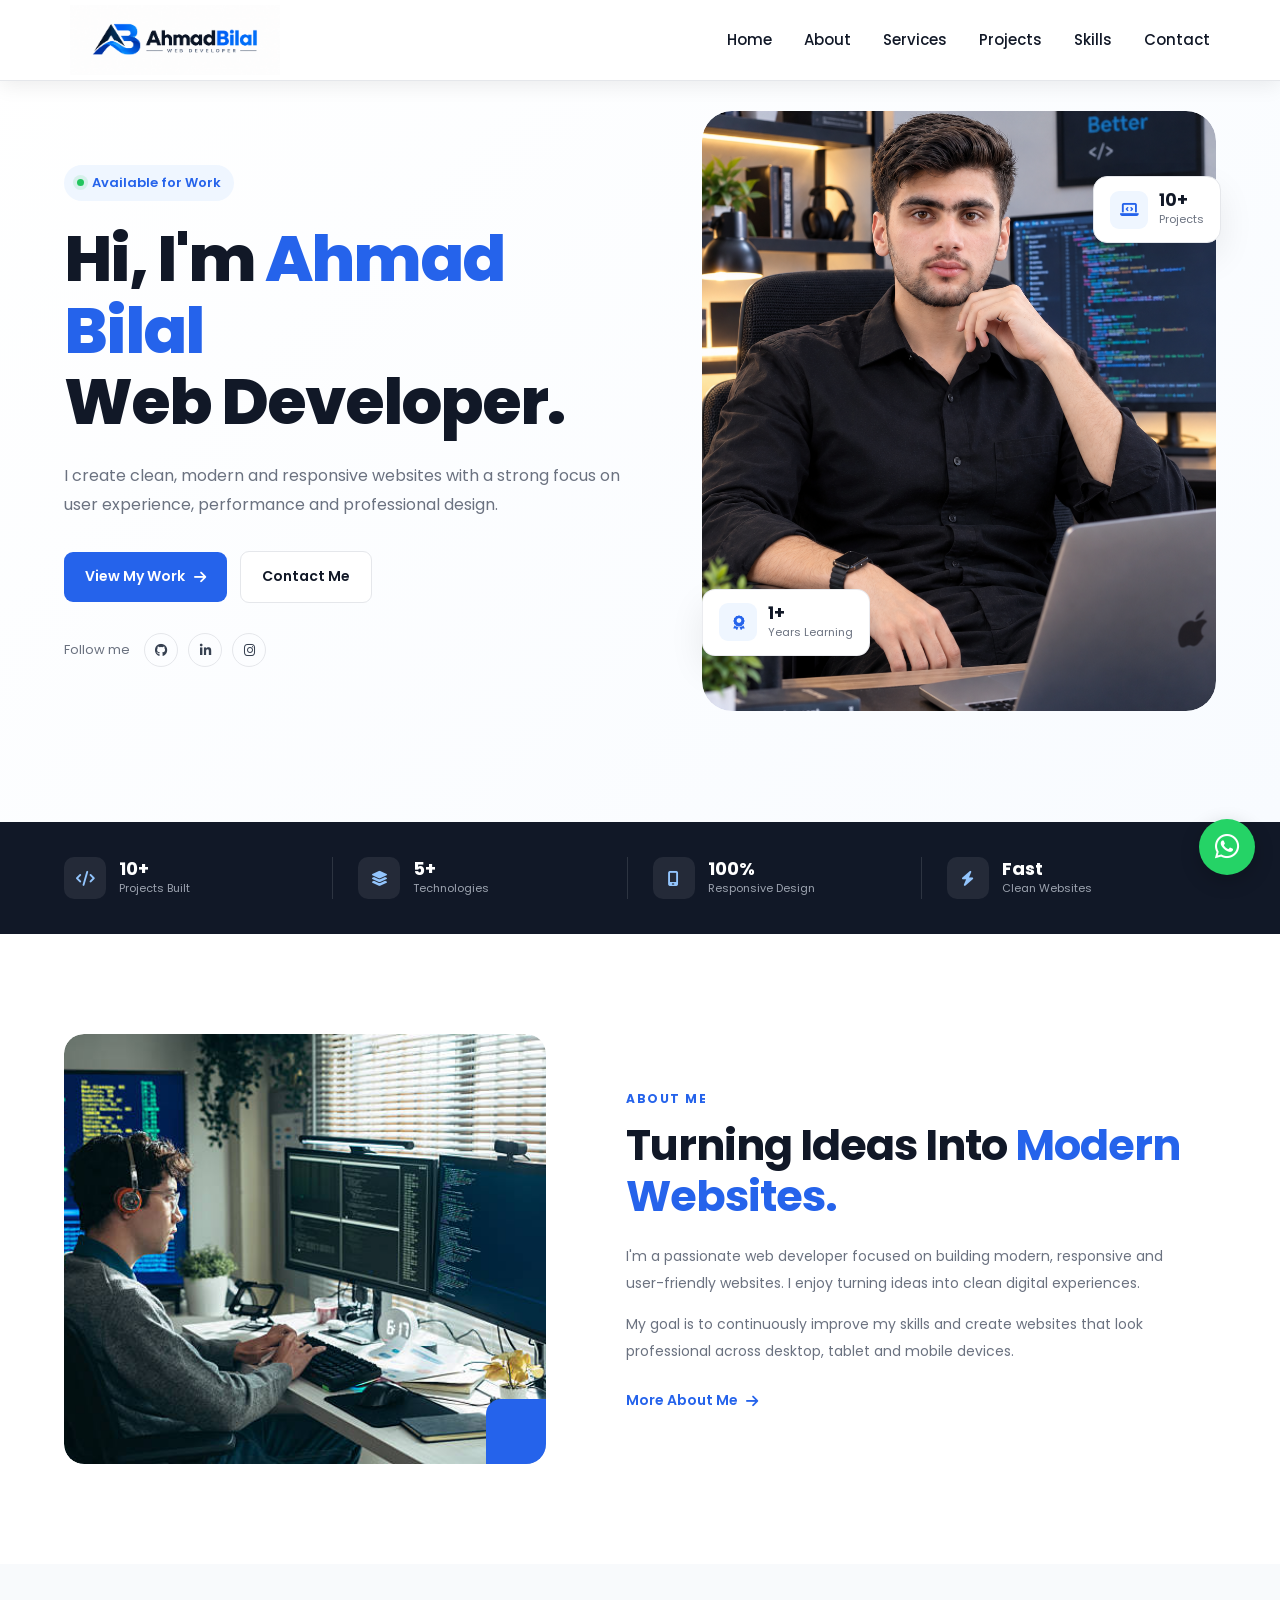
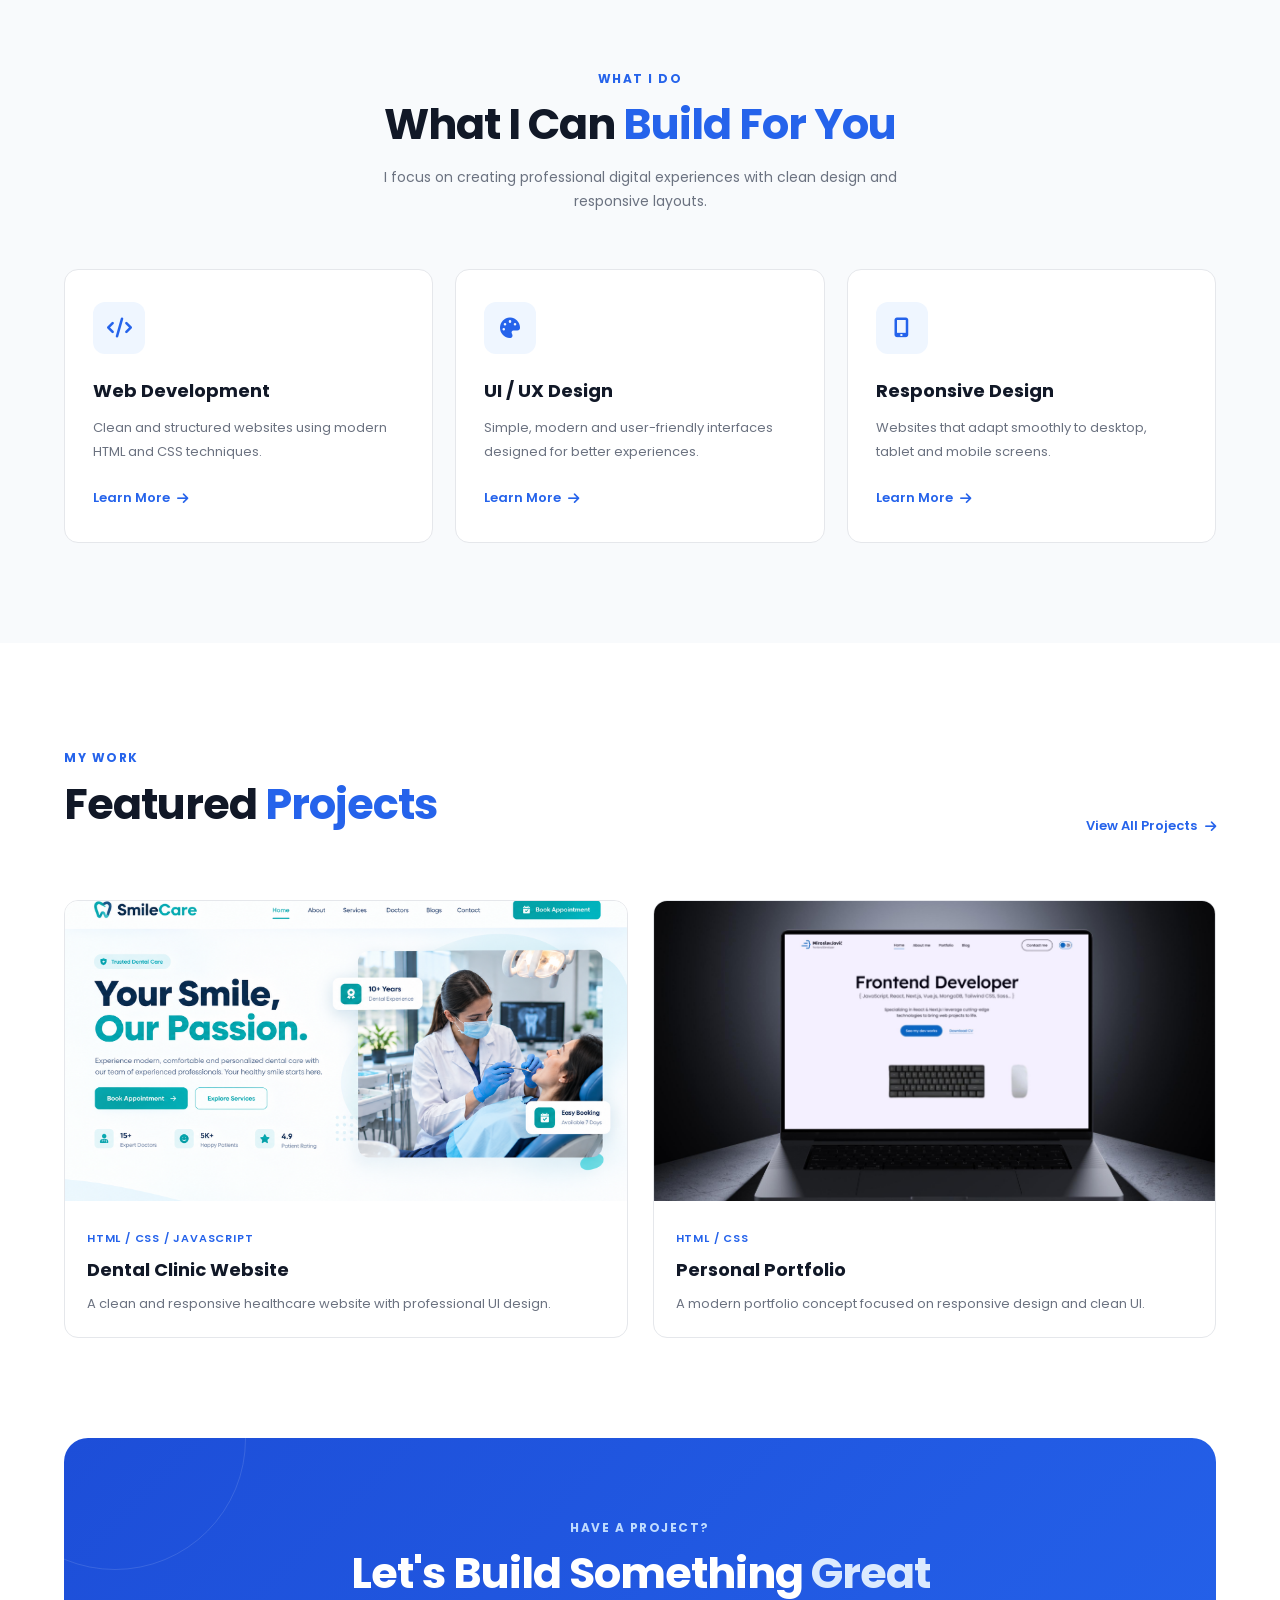
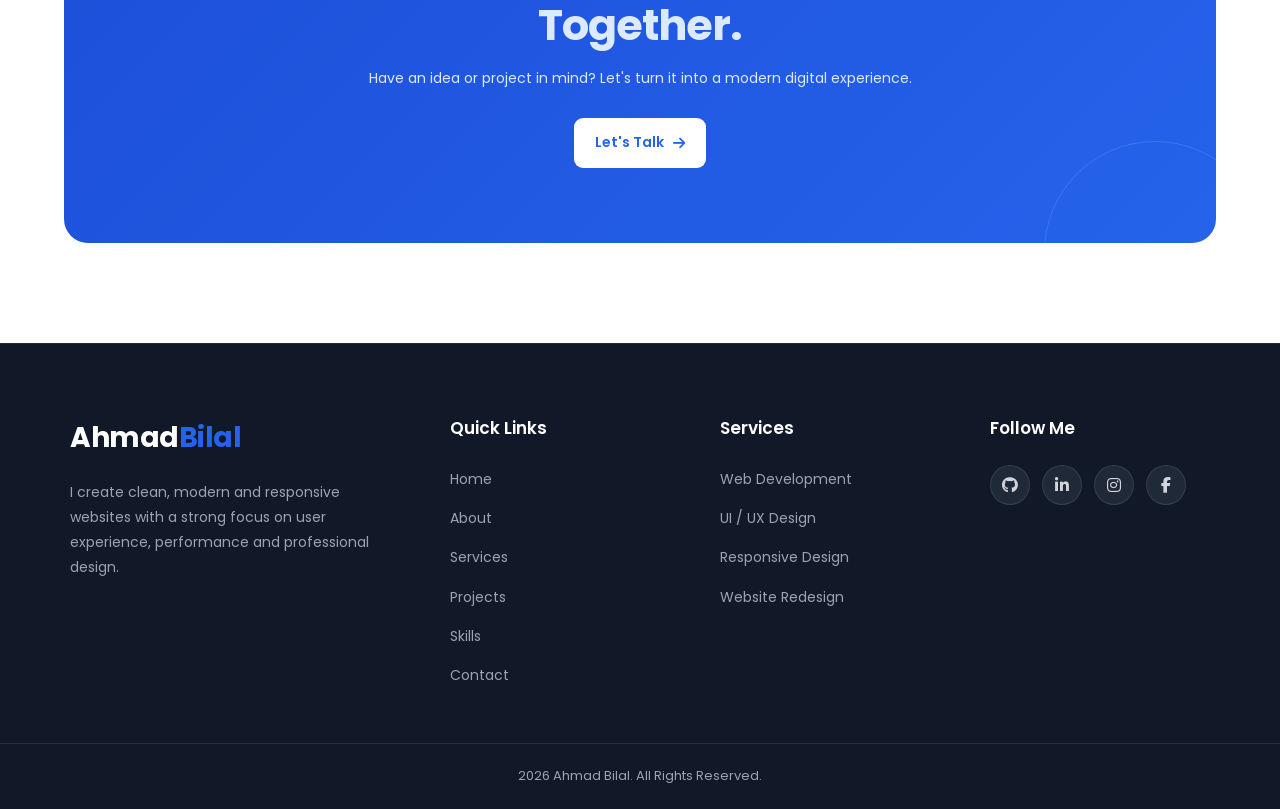
<file: index.html>
<!DOCTYPE html>
<html lang="en">

<head>

    <meta charset="UTF-8">

    <meta name="viewport"
          content="width=device-width, initial-scale=1.0">

    <meta name="description"
          content="Personal portfolio website showcasing skills, projects and professional experience.">

    <title>My Portfolio | Web Developer</title>


    <!-- =========================================
         GOOGLE FONT
    ========================================= -->

    <link rel="preconnect"
          href="https://fonts.googleapis.com">

    <link rel="preconnect"
          href="https://fonts.gstatic.com"
          crossorigin>

    <link href="https://fonts.googleapis.com/css2?family=Poppins:wght@300;400;500;600;700;800&display=swap"
          rel="stylesheet">


    <!-- =========================================
         FONT AWESOME
    ========================================= -->

    <link rel="stylesheet"
          href="https://cdnjs.cloudflare.com/ajax/libs/font-awesome/6.5.2/css/all.min.css">


    <!-- =========================================
         PAGE CSS
    ========================================= -->
     
   <link rel="stylesheet" href="css/index.css">
    <link rel="stylesheet" href="css/navbar.css">
    <link rel="stylesheet" href="css/footer.css">

</head>


<body>


    <!-- =========================================
         HEADER / NAVBAR
    ========================================= -->

   <header id="navbar"></header>



    <!-- =========================================
         MAIN CONTENT
    ========================================= -->

    <main>


        <!-- =====================================
             HERO SECTION
        ====================================== -->

        <section class="hero">

            <div class="container hero-container">


                <!-- Hero Content -->

                <div class="hero-content">

                    <span class="hero-badge">
                        <span class="badge-dot"></span>
                        Available for Work
                    </span>


                    <h1>
                        Hi, I'm
                        <span>Ahmad Bilal</span>
                        <br>
                        Web Developer.
                    </h1>


                    <p>
                        I create clean, modern and responsive websites
                        with a strong focus on user experience,
                        performance and professional design.
                    </p>


                    <!-- Hero Buttons -->

                    <div class="hero-buttons">

                        <a href="projects.html"
                           class="btn btn-primary">

                            View My Work

                            <i class="fa-solid fa-arrow-right"></i>

                        </a>


                        <a href="contact.html"
                           class="btn btn-secondary">

                            Contact Me

                        </a>

                    </div>


                    <!-- Hero Social Links -->

                    <div class="hero-social">

                        <span>Follow me</span>

                        <a href="#"
                           aria-label="GitHub">
                            <i class="fa-brands fa-github"></i>
                        </a>

                        <a href="https://www.linkedin.com/in/ahmad-bilal-4a26a1421"
                           aria-label="LinkedIn">
                            <i class="fa-brands fa-linkedin-in"></i>
                        </a>

                        <a href="https://www.instagram.com/aesthetic11109?stkn=MWE2bXgydjdvMmVmZQ=="
                           aria-label="Instagram">
                            <i class="fa-brands fa-instagram"></i>
                        </a>

                    </div>

                </div>



                <!-- Hero Visual -->

                <div class="hero-visual">

                    <div class="hero-image-wrapper">

                        <img src="./portfolio-images/personalportfolio.img.png"
                             alt="Professional web developer working">

                    </div>


                    <!-- Experience Card -->

                    <div class="floating-card experience-card">

                        <div class="floating-icon">
                            <i class="fa-solid fa-award"></i>
                        </div>

                        <div>
                            <strong>1+</strong>
                            <span>Years Learning</span>
                        </div>

                    </div>


                    <!-- Project Card -->

                    <div class="floating-card project-card">

                        <div class="floating-icon">
                            <i class="fa-solid fa-laptop-code"></i>
                        </div>

                        <div>
                            <strong>10+</strong>
                            <span>Projects</span>
                        </div>

                    </div>

                </div>

            </div>

        </section>



        <!-- =====================================
             QUICK STATS
        ====================================== -->

        <section class="stats-section">

            <div class="container stats-grid">


                <div class="stat-item">

                    <div class="stat-icon">
                        <i class="fa-solid fa-code"></i>
                    </div>

                    <div>
                        <strong>10+</strong>
                        <span>Projects Built</span>
                    </div>

                </div>


                <div class="stat-item">

                    <div class="stat-icon">
                        <i class="fa-solid fa-layer-group"></i>
                    </div>

                    <div>
                        <strong>5+</strong>
                        <span>Technologies</span>
                    </div>

                </div>


                <div class="stat-item">

                    <div class="stat-icon">
                        <i class="fa-solid fa-mobile-screen"></i>
                    </div>

                    <div>
                        <strong>100%</strong>
                        <span>Responsive Design</span>
                    </div>

                </div>


                <div class="stat-item">

                    <div class="stat-icon">
                        <i class="fa-solid fa-bolt"></i>
                    </div>

                    <div>
                        <strong>Fast</strong>
                        <span>Clean Websites</span>
                    </div>

                </div>

            </div>

        </section>



        <!-- =====================================
             ABOUT PREVIEW
        ====================================== -->

        <section class="about-preview section-padding">

            <div class="container about-grid">


                <!-- About Image -->

                <div class="about-image">

                    <div class="image-frame">

                        <img src="./portfolio-images/working-space-img.jpg"
                             alt="Web developer workspace">

                    </div>

                </div>


                <!-- About Content -->

                <div class="about-content">

                    <span class="section-label">
                        ABOUT ME
                    </span>

                    <h2>
                        Turning Ideas Into
                        <span>Modern Websites.</span>
                    </h2>

                    <p>
                        I'm a passionate web developer focused on
                        building modern, responsive and user-friendly
                        websites. I enjoy turning ideas into clean
                        digital experiences.
                    </p>

                    <p>
                        My goal is to continuously improve my skills
                        and create websites that look professional
                        across desktop, tablet and mobile devices.
                    </p>


                    <a href="about.html"
                       class="text-btn">

                        More About Me
                        <i class="fa-solid fa-arrow-right"></i>

                    </a>

                </div>

            </div>

        </section>



        <!-- =====================================
             SERVICES / WHAT I DO
        ====================================== -->

        <section class="services-preview section-padding">

            <div class="container">


                <!-- Section Heading -->

                <div class="section-heading">

                    <span class="section-label">
                        WHAT I DO
                    </span>

                    <h2>
                        What I Can
                        <span>Build For You</span>
                    </h2>

                    <p>
                        I focus on creating professional digital
                        experiences with clean design and responsive
                        layouts.
                    </p>

                </div>


                <!-- Service Cards -->

                <div class="services-grid">


                    <!-- Card 1 -->

                    <article class="service-card">

                        <div class="service-icon">
                            <i class="fa-solid fa-code"></i>
                        </div>

                        <h3>
                            Web Development
                        </h3>

                        <p>
                            Clean and structured websites using
                            modern HTML and CSS techniques.
                        </p>

                        <a href="services.html"
                           class="service-link">

                            Learn More
                            <i class="fa-solid fa-arrow-right"></i>

                        </a>

                    </article>


                    <!-- Card 2 -->

                    <article class="service-card">

                        <div class="service-icon">
                            <i class="fa-solid fa-palette"></i>
                        </div>

                        <h3>
                            UI / UX Design
                        </h3>

                        <p>
                            Simple, modern and user-friendly
                            interfaces designed for better experiences.
                        </p>

                        <a href="services.html"
                           class="service-link">

                            Learn More
                            <i class="fa-solid fa-arrow-right"></i>

                        </a>

                    </article>


                    <!-- Card 3 -->

                    <article class="service-card">

                        <div class="service-icon">
                            <i class="fa-solid fa-mobile-screen-button"></i>
                        </div>

                        <h3>
                            Responsive Design
                        </h3>

                        <p>
                            Websites that adapt smoothly to
                            desktop, tablet and mobile screens.
                        </p>

                        <a href="services.html"
                           class="service-link">

                            Learn More
                            <i class="fa-solid fa-arrow-right"></i>

                        </a>

                    </article>


                </div>

            </div>

        </section>



        <!-- =====================================
             FEATURED PROJECTS
        ====================================== -->

        <section class="projects-preview section-padding">

            <div class="container">


                <div class="section-heading projects-heading">

                    <div>

                        <span class="section-label">
                            MY WORK
                        </span>

                        <h2>
                            Featured
                            <span>Projects</span>
                        </h2>

                    </div>


                    <a href="projects.html"
                       class="view-all-btn">

                        View All Projects
                        <i class="fa-solid fa-arrow-right"></i>

                    </a>

                </div>


                <!-- Project Cards -->

                <div class="projects-grid">


                    <!-- Project 1 -->

                    <article class="project-card">

                        <div class="project-image">

                            <img src="./portfolio-images/website-img-index.png"
                                 alt="Dental clinic website project">

                            <div class="project-overlay">

                                <a href="projects.html"
                                   aria-label="View project">
                                    <i class="fa-solid fa-arrow-up-right-from-square"></i>
                                </a>

                            </div>

                        </div>

                        <div class="project-content">

                            <span>
                                HTML / CSS / JAVASCRIPT
                            </span>

                            <h3>
                                Dental Clinic Website
                            </h3>

                            <p>
                                A clean and responsive healthcare
                                website with professional UI design.
                            </p>

                        </div>

                    </article>


                    <!-- Project 2 -->

                    <article class="project-card">

                        <div class="project-image">

                            <img src="./portfolio-images/project-2-portfolio.jpeg"
                                 alt="Portfolio website project">

                            <div class="project-overlay">

                                <a href="projects.html"
                                   aria-label="View project">
                                    <i class="fa-solid fa-arrow-up-right-from-square"></i>
                                </a>

                            </div>

                        </div>

                        <div class="project-content">

                            <span>
                                HTML / CSS
                            </span>

                            <h3>
                                Personal Portfolio
                            </h3>

                            <p>
                                A modern portfolio concept focused
                                on responsive design and clean UI.
                            </p>

                        </div>

                    </article>


                </div>

            </div>

        </section>



        <!-- =====================================
             CTA SECTION
        ====================================== -->

        <section class="cta-section">

            <div class="container">

                <div class="cta-box">

                    <div class="cta-content">

                        <span class="section-label">
                            HAVE A PROJECT?
                        </span>

                        <h2>
                            Let's Build Something
                            <span>Great Together.</span>
                        </h2>

                        <p>
                            Have an idea or project in mind?
                            Let's turn it into a modern digital
                            experience.
                        </p>

                        <a href="contact.html"
                           class="btn btn-light">

                            Let's Talk
                            <i class="fa-solid fa-arrow-right"></i>

                        </a>

                    </div>

                </div>

            </div>

        </section>

    </main>



    <!-- =========================================
         FOOTER
    ========================================== -->

    <footer id="footer"></footer>

    <script src="js/navbar.js"></script>
    <script src="js/footer.js"></script>

</body>

</html>
</file>
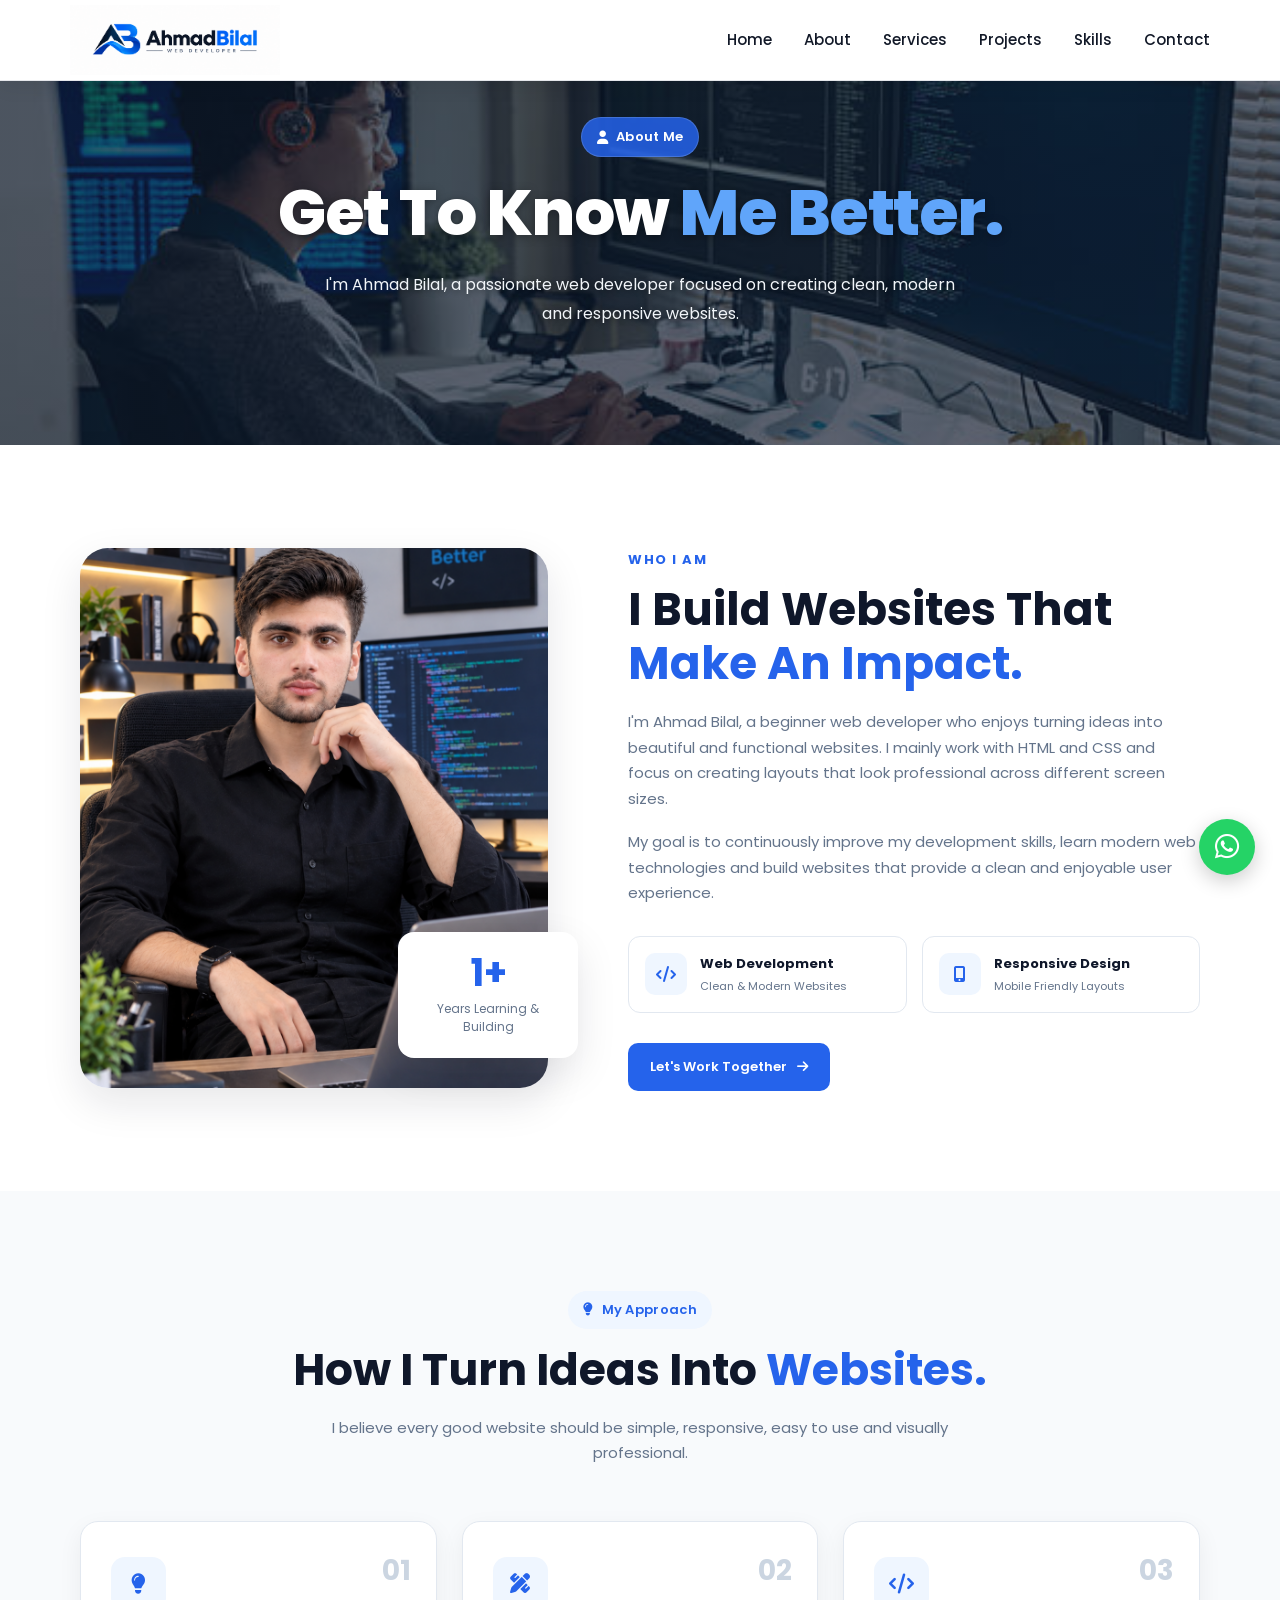
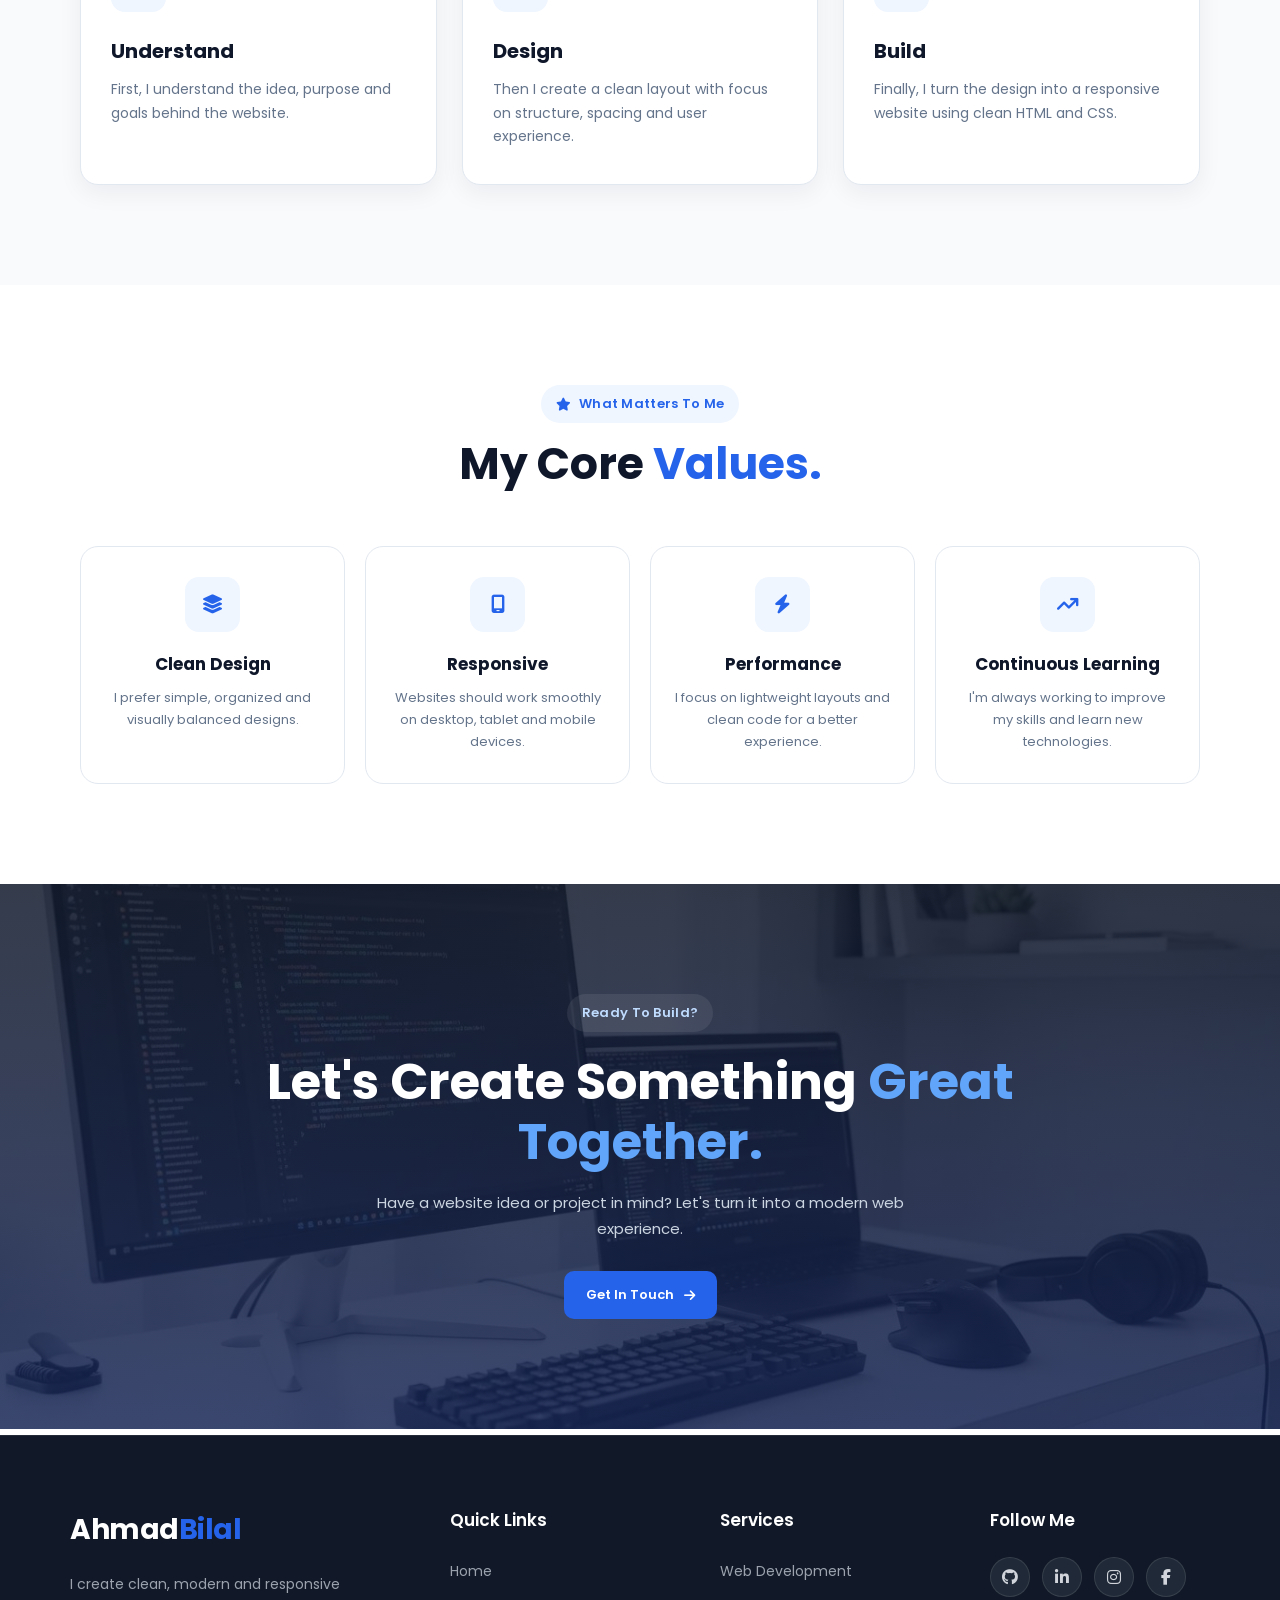
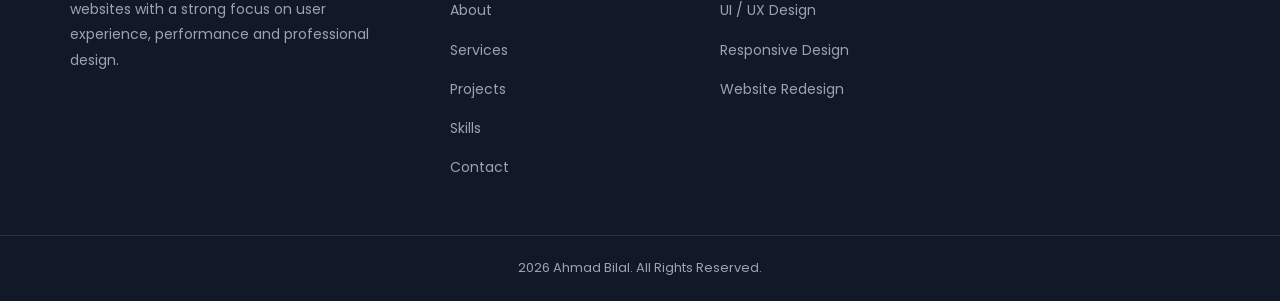
<file: about.html>
<!DOCTYPE html>
<html lang="en">
<head>
    <meta charset="UTF-8">
    <meta name="viewport" content="width=device-width, initial-scale=1.0">

    <title>About Me | Ahmad Bilal</title>

    <!-- Google Font -->
    <link rel="preconnect" href="https://fonts.googleapis.com">
    <link rel="preconnect" href="https://fonts.gstatic.com" crossorigin>
    <link
        href="https://fonts.googleapis.com/css2?family=Poppins:wght@300;400;500;600;700;800&display=swap"
        rel="stylesheet"
    >

    <!-- Font Awesome -->
    <link
        rel="stylesheet"
        href="https://cdnjs.cloudflare.com/ajax/libs/font-awesome/6.5.2/css/all.min.css"
    >

    <!-- About CSS -->
    <link rel="stylesheet" href="css/about.css">
    <link rel="stylesheet" href="css/navbar.css">
    <link rel="stylesheet" href="css/footer.css">
</head>

<body>

    <!-- =========================
         NAVBAR
    ========================== -->
    
    <header id="navbar"></header>

    <!-- =========================
         ABOUT HERO
    ========================== -->
    <main>

        <section class="about-hero">
            <div class="container about-hero-content">

                <span class="section-badge">
                    <i class="fa-solid fa-user"></i>
                    About Me
                </span>

                <h1>
                    Get To Know
                    <span>Me Better.</span>
                </h1>

                <p>
                    I'm Ahmad Bilal, a passionate web developer focused on
                    creating clean, modern and responsive websites.
                </p>

            </div>
        </section>


        <!-- =========================
             ABOUT INTRO
        ========================== -->
        <section class="about-intro section-padding">
            <div class="container about-grid">

                <div class="about-image">
                    <img
                        src="./portfolio-images/about-imgs/aboutportfolio.img.png"
                        alt="Ahmad Bilal Web Developer"
                    >

                    <div class="experience-card">
                        <strong>1+</strong>
                        <span>Years Learning & Building</span>
                    </div>
                </div>


                <div class="about-content">

                    <span class="small-title">
                        WHO I AM
                    </span>

                    <h2>
                        I Build Websites That
                        <span>Make An Impact.</span>
                    </h2>

                    <p>
                        I'm Ahmad Bilal, a beginner web developer who enjoys
                        turning ideas into beautiful and functional websites.
                        I mainly work with HTML and CSS and focus on creating
                        layouts that look professional across different screen
                        sizes.
                    </p>

                    <p>
                        My goal is to continuously improve my development
                        skills, learn modern web technologies and build
                        websites that provide a clean and enjoyable user
                        experience.
                    </p>

                    <div class="about-info">

                        <div class="info-item">
                            <i class="fa-solid fa-code"></i>
                            <div>
                                <strong>Web Development</strong>
                                <span>Clean & Modern Websites</span>
                            </div>
                        </div>

                        <div class="info-item">
                            <i class="fa-solid fa-mobile-screen-button"></i>
                            <div>
                                <strong>Responsive Design</strong>
                                <span>Mobile Friendly Layouts</span>
                            </div>
                        </div>

                    </div>

                    <a href="contact.html" class="primary-btn">
                        Let's Work Together
                        <i class="fa-solid fa-arrow-right"></i>
                    </a>

                </div>

            </div>
        </section>


        <!-- =========================
             MY APPROACH
        ========================== -->
        <section class="approach section-padding">
            <div class="container">

                <div class="section-heading">
                    <span class="section-badge">
                        <i class="fa-solid fa-lightbulb"></i>
                        My Approach
                    </span>

                    <h2>
                        How I Turn Ideas Into
                        <span>Websites.</span>
                    </h2>

                    <p>
                        I believe every good website should be simple,
                        responsive, easy to use and visually professional.
                    </p>
                </div>


                <div class="approach-grid">

                    <div class="approach-card">
                        <div class="approach-icon">
                            <i class="fa-solid fa-lightbulb"></i>
                        </div>

                        <span>01</span>

                        <h3>Understand</h3>

                        <p>
                            First, I understand the idea, purpose and goals
                            behind the website.
                        </p>
                    </div>


                    <div class="approach-card">
                        <div class="approach-icon">
                            <i class="fa-solid fa-pen-ruler"></i>
                        </div>

                        <span>02</span>

                        <h3>Design</h3>

                        <p>
                            Then I create a clean layout with focus on
                            structure, spacing and user experience.
                        </p>
                    </div>


                    <div class="approach-card">
                        <div class="approach-icon">
                            <i class="fa-solid fa-code"></i>
                        </div>

                        <span>03</span>

                        <h3>Build</h3>

                        <p>
                            Finally, I turn the design into a responsive
                            website using clean HTML and CSS.
                        </p>
                    </div>

                </div>

            </div>
        </section>


        <!-- =========================
             VALUES
        ========================== -->
        <section class="values section-padding">
            <div class="container">

                <div class="section-heading">
                    <span class="section-badge">
                        <i class="fa-solid fa-star"></i>
                        What Matters To Me
                    </span>

                    <h2>
                        My Core
                        <span>Values.</span>
                    </h2>
                </div>


                <div class="values-grid">

                    <div class="value-card">
                        <i class="fa-solid fa-layer-group"></i>
                        <h3>Clean Design</h3>
                        <p>
                            I prefer simple, organized and visually balanced
                            designs.
                        </p>
                    </div>

                    <div class="value-card">
                        <i class="fa-solid fa-mobile-screen"></i>
                        <h3>Responsive</h3>
                        <p>
                            Websites should work smoothly on desktop, tablet
                            and mobile devices.
                        </p>
                    </div>

                    <div class="value-card">
                        <i class="fa-solid fa-bolt"></i>
                        <h3>Performance</h3>
                        <p>
                            I focus on lightweight layouts and clean code for
                            a better experience.
                        </p>
                    </div>

                    <div class="value-card">
                        <i class="fa-solid fa-arrow-trend-up"></i>
                        <h3>Continuous Learning</h3>
                        <p>
                            I'm always working to improve my skills and learn
                            new technologies.
                        </p>
                    </div>

                </div>

            </div>
        </section>


        <!-- =========================
             CTA
        ========================== -->
        <section class="about-cta">
            <div class="container">

                <div class="cta-content">

                    <span class="section-badge">
                        Ready To Build?
                    </span>

                    <h2>
                        Let's Create Something
                        <span>Great Together.</span>
                    </h2>

                    <p>
                        Have a website idea or project in mind?
                        Let's turn it into a modern web experience.
                    </p>

                    <a href="contact.html" class="primary-btn">
                        Get In Touch
                        <i class="fa-solid fa-arrow-right"></i>
                    </a>

                </div>

            </div>
        </section>

    </main>


    <!-- =========================
         FOOTER
    ========================== -->
   
    <footer id="footer"></footer>

    <script src="js/navbar.js"></script>
    <script src="js/footer.js"></script>

</body>
</html>
</file>
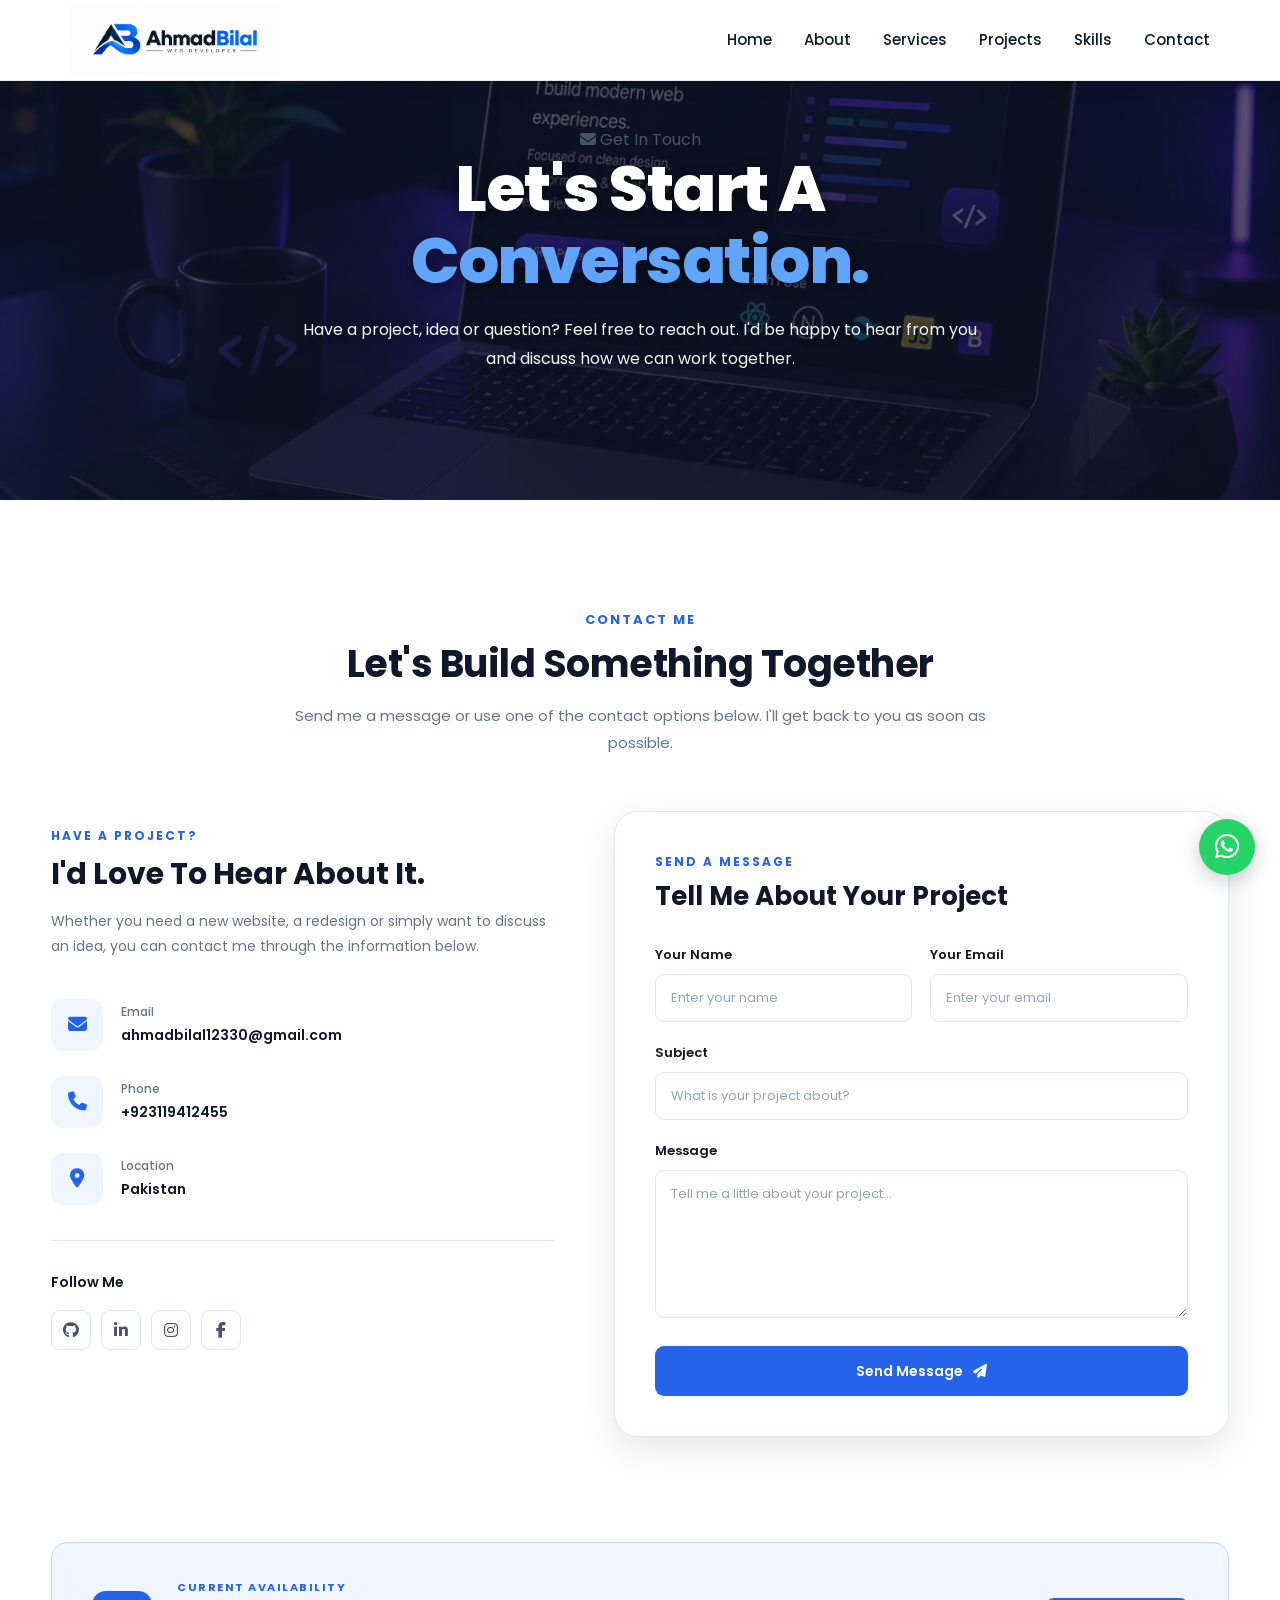
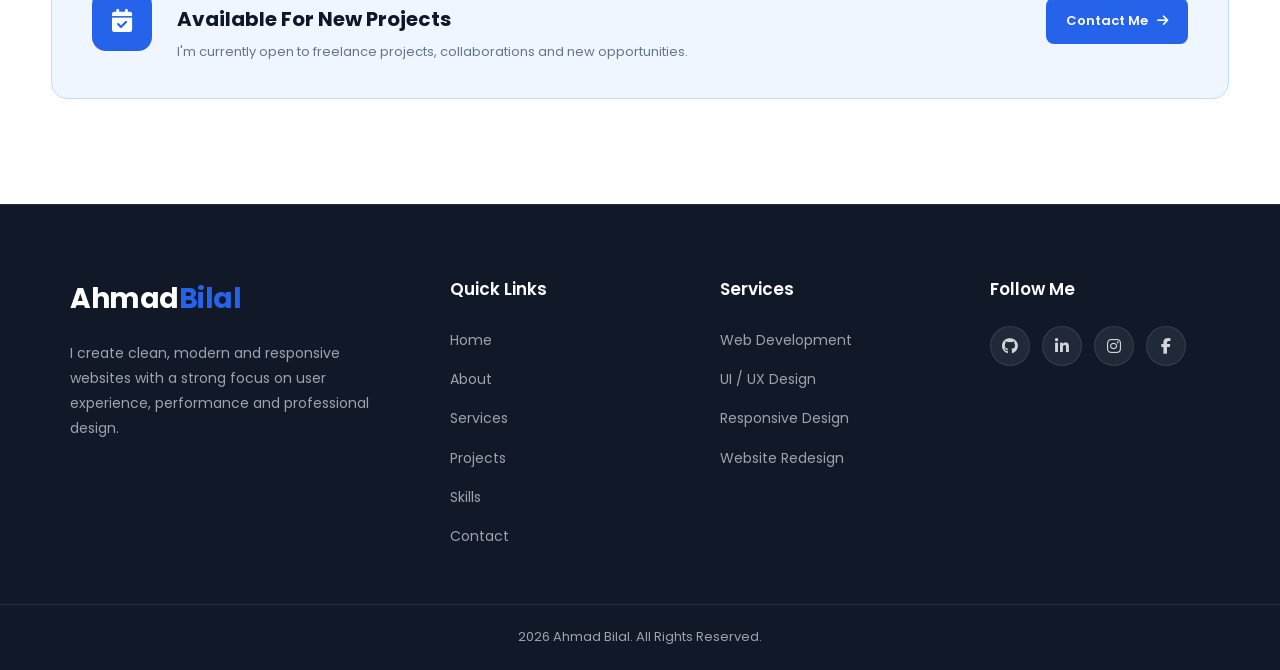
<file: contact.html>
<!DOCTYPE html>

<html lang="en">
<head>
    <meta charset="UTF-8">
    <meta name="viewport" content="width=device-width, initial-scale=1.0">

<title>Contact | Ahmad Bilal</title>

<!-- Google Font -->
<link rel="preconnect" href="https://fonts.googleapis.com">
<link rel="preconnect" href="https://fonts.gstatic.com" crossorigin>
<link href="https://fonts.googleapis.com/css2?family=Poppins:wght@300;400;500;600;700;800&display=swap" rel="stylesheet">

<!-- Font Awesome -->
<link rel="stylesheet" href="https://cdnjs.cloudflare.com/ajax/libs/font-awesome/6.5.2/css/all.min.css">

<!-- Contact CSS -->
<link rel="stylesheet" href="css/contact.css">
<link rel="stylesheet" href="css/navbar.css">
<link rel="stylesheet" href="css/footer.css">


</head>

<body>

<!-- =====================================================
     NAVBAR
     ===================================================== -->

    <header id="navbar"></header>


<!-- =====================================================
     MAIN
     ===================================================== -->

<main>

    <!-- =================================================
         CONTACT HERO
         ================================================= -->

    <section class="contact-hero">

        <div class="container contact-hero-content">

            <span class="section-badge">
                <i class="fa-solid fa-envelope"></i>
                Get In Touch
            </span>

            <h1>
                Let's Start A
                <span>Conversation.</span>
            </h1>

            <p>
                Have a project, idea or question? Feel free to
                reach out. I'd be happy to hear from you and
                discuss how we can work together.
            </p>

        </div>

    </section>


    <!-- =================================================
         CONTACT SECTION
         ================================================= -->

    <section class="contact-section">

        <div class="container">

            <div class="section-heading">

                <span>CONTACT ME</span>

                <h2>
                    Let's Build Something Together
                </h2>

                <p>
                    Send me a message or use one of the contact
                    options below. I'll get back to you as soon
                    as possible.
                </p>

            </div>


            <div class="contact-wrapper">

                <!-- =====================================
                     CONTACT INFORMATION
                     ===================================== -->

                <div class="contact-info">

                    <div class="contact-info-heading">

                        <span>
                            HAVE A PROJECT?
                        </span>

                        <h3>
                            I'd Love To Hear About It.
                        </h3>

                        <p>
                            Whether you need a new website, a
                            redesign or simply want to discuss
                            an idea, you can contact me through
                            the information below.
                        </p>

                    </div>


                    <!-- Email -->
                    <div class="contact-item">

                        <div class="contact-icon">
                            <i class="fa-solid fa-envelope"></i>
                        </div>

                        <div class="contact-item-content">

                            <span>
                                Email
                            </span>

                            <a href="mailto:your@email.com">
                                ahmadbilal12330@gmail.com
                            </a>

                        </div>

                    </div>


                    <!-- Phone -->
                    <div class="contact-item">

                        <div class="contact-icon">
                            <i class="fa-solid fa-phone"></i>
                        </div>

                        <div class="contact-item-content">

                            <span>
                                Phone
                            </span>

                            <a href="tel:+00000000000">
                                +923119412455
                            </a>

                        </div>

                    </div>


                    <!-- Location -->
                    <div class="contact-item">

                        <div class="contact-icon">
                            <i class="fa-solid fa-location-dot"></i>
                        </div>

                        <div class="contact-item-content">

                            <span>
                                Location
                            </span>

                            <p>
                                Pakistan
                            </p>

                        </div>

                    </div>


                    <!-- Social -->
                    <div class="contact-social">

                        <span>
                            Follow Me
                        </span>

                        <div class="social-links">

                            <a href="https://github.com/ahmad1209876123-cmd/dental_project.git" aria-label="GitHub">
                                <i class="fa-brands fa-github"></i>
                            </a>

                            <a href="https://www.linkedin.com/in/ahmad-bilal-4a26a1421" aria-label="LinkedIn">
                                <i class="fa-brands fa-linkedin-in"></i>
                            </a>

                            <a href="https://www.instagram.com/aesthetic11109?stkn=MWE2bXgydjdvMmVmZQ==" aria-label="Instagram">
                                <i class="fa-brands fa-instagram"></i>
                            </a>

                            <a href="https://www.facebook.com/bilalkhan.671278" aria-label="Facebook">
                                <i class="fa-brands fa-facebook-f"></i>
                            </a>

                        </div>

                    </div>

                </div>


                <!-- =====================================
                     CONTACT FORM
                     ===================================== -->

                <div class="contact-form-box">

                    <div class="form-heading">

                        <span>
                            SEND A MESSAGE
                        </span>

                        <h3>
                            Tell Me About Your Project
                        </h3>

                    </div>


                    <form action="#" method="post">

                        <div class="form-row">

                            <div class="form-group">

                                <label for="name">
                                    Your Name
                                </label>

                                <input
                                    type="text"
                                    id="name"
                                    name="name"
                                    placeholder="Enter your name"
                                    required
                                >

                            </div>


                            <div class="form-group">

                                <label for="email">
                                    Your Email
                                </label>

                                <input
                                    type="email"
                                    id="email"
                                    name="email"
                                    placeholder="Enter your email"
                                    required
                                >

                            </div>

                        </div>


                        <div class="form-group">

                            <label for="subject">
                                Subject
                            </label>

                            <input
                                type="text"
                                id="subject"
                                name="subject"
                                placeholder="What is your project about?"
                                required
                            >

                        </div>


                        <div class="form-group">

                            <label for="message">
                                Message
                            </label>

                            <textarea
                                id="message"
                                name="message"
                                rows="6"
                                placeholder="Tell me a little about your project..."
                                required
                            ></textarea>

                        </div>


                        <button
                            type="submit"
                            class="submit-btn"
                        >
                            Send Message
                            <i class="fa-solid fa-paper-plane"></i>
                        </button>

                    </form>

                </div>

            </div>

        </div>

    </section>


    <!-- =================================================
         AVAILABILITY
         ================================================= -->

    <section class="availability-section">

        <div class="container">

            <div class="availability-card">

                <div class="availability-icon">
                    <i class="fa-solid fa-calendar-check"></i>
                </div>

                <div class="availability-content">

                    <span>
                        CURRENT AVAILABILITY
                    </span>

                    <h3>
                        Available For New Projects
                    </h3>

                    <p>
                        I'm currently open to freelance projects,
                        collaborations and new opportunities.
                    </p>

                </div>

                <a href="mailto:your@email.com" class="availability-btn">
                    Contact Me
                    <i class="fa-solid fa-arrow-right"></i>
                </a>

            </div>

        </div>

    </section>

</main>


<!-- =====================================================
     FOOTER
     ===================================================== -->

    <footer id="footer"></footer>

<script src="js/navbar.js"></script>
<script src="js/footer.js"></script>

</body>
</html>
</file>
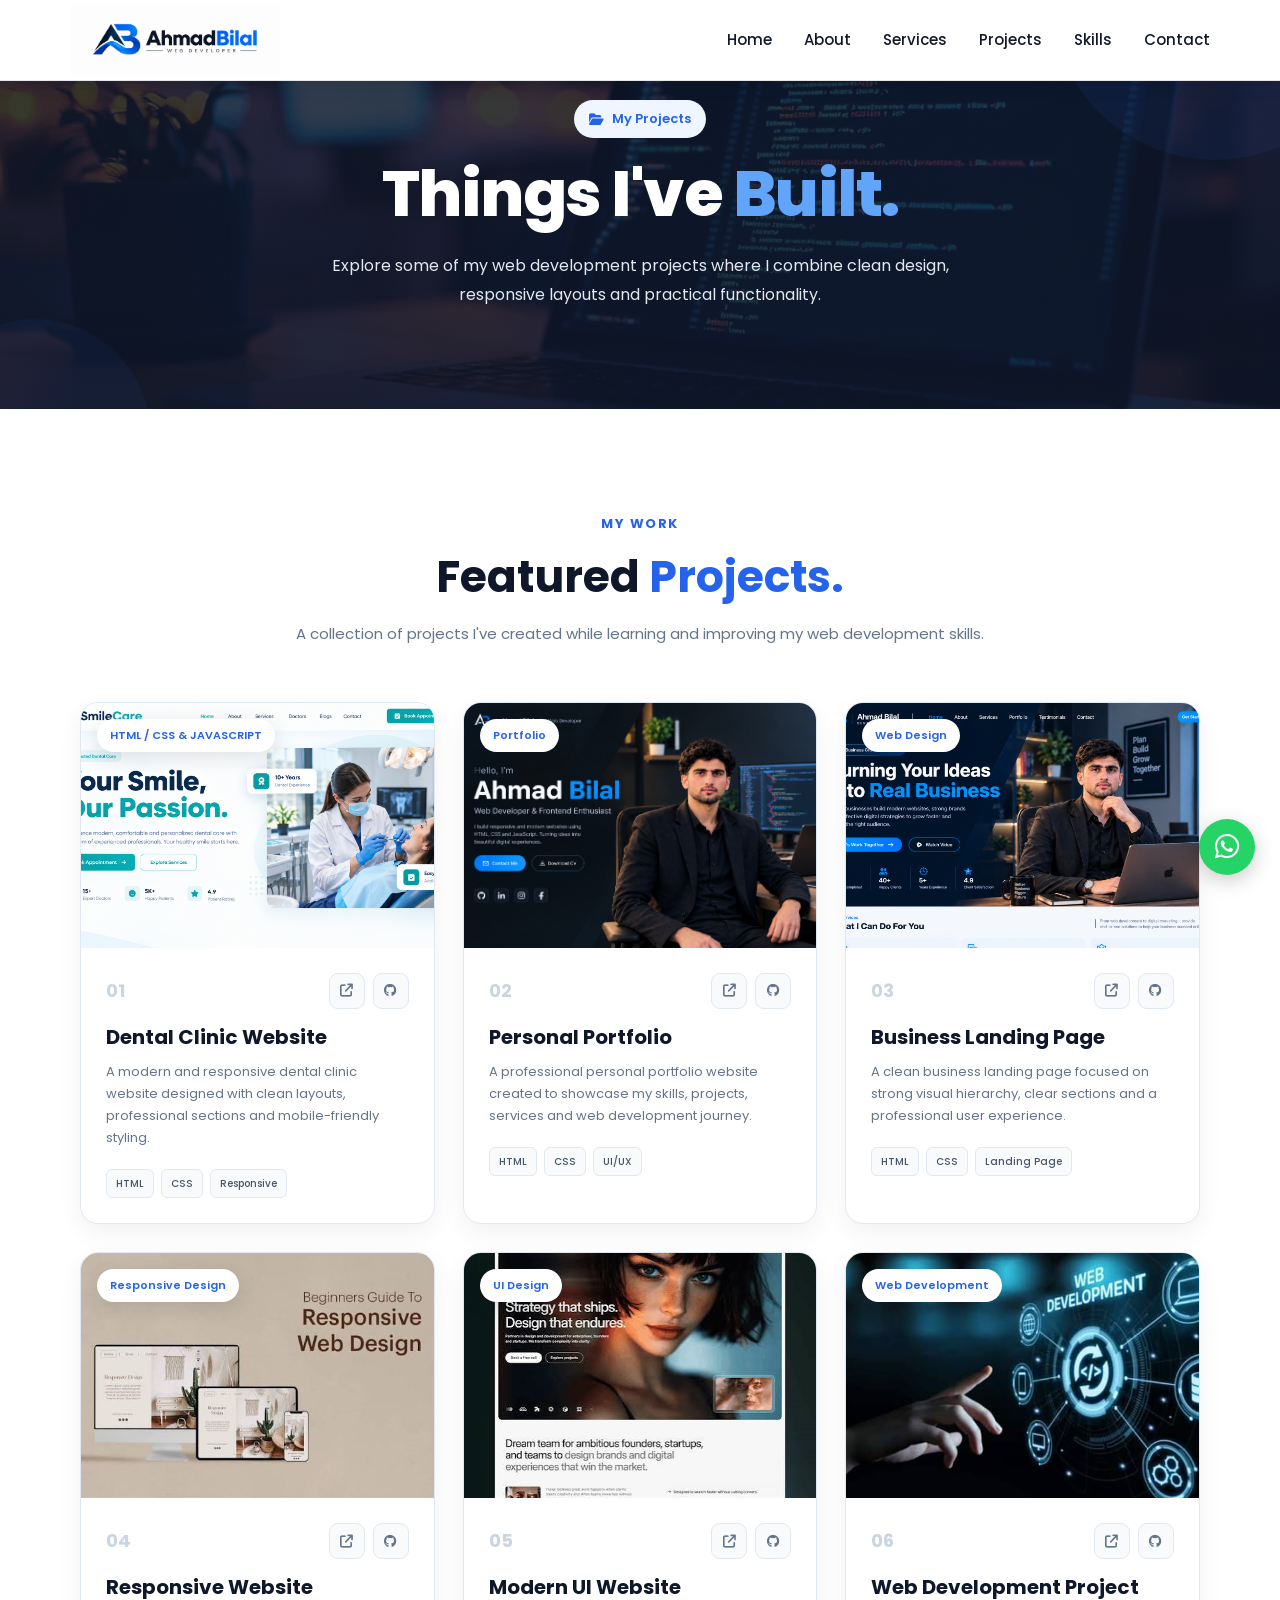
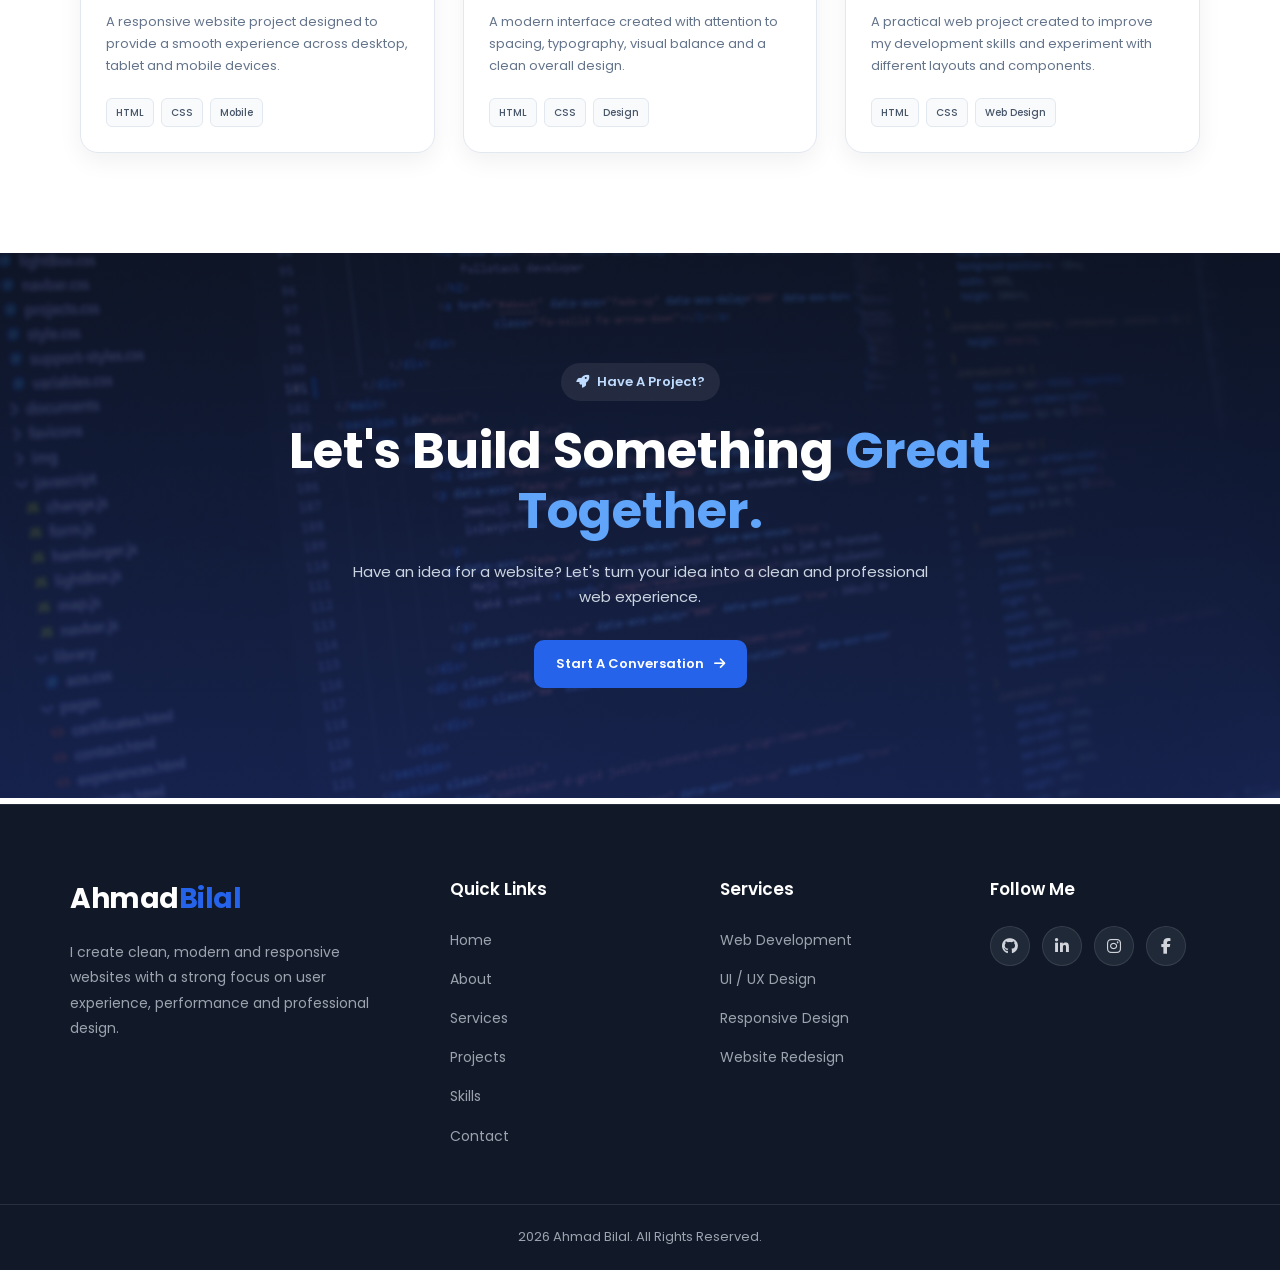
<file: projects.html>
<!DOCTYPE html>
<html lang="en">
<head>
    <meta charset="UTF-8">
    <meta name="viewport" content="width=device-width, initial-scale=1.0">

    <title>Projects | Ahmad Bilal</title>

    <!-- Google Font -->
    <link rel="preconnect" href="https://fonts.googleapis.com">
    <link rel="preconnect" href="https://fonts.gstatic.com" crossorigin>

    <link
        href="https://fonts.googleapis.com/css2?family=Poppins:wght@300;400;500;600;700;800&display=swap"
        rel="stylesheet"
    >

    <!-- Font Awesome -->
    <link
        rel="stylesheet"
        href="https://cdnjs.cloudflare.com/ajax/libs/font-awesome/6.5.2/css/all.min.css"
    >

    <!-- Projects CSS -->
    <link rel="stylesheet" href="css/projects.css">
   <link rel="stylesheet" href="css/navbar.css">
   <link rel="stylesheet" href="css/footer.css">
</head>

<body>

    <!-- =====================================================
         NAVBAR
    ====================================================== -->

    <header id="navbar"></header>


    <!-- =====================================================
         MAIN
    ====================================================== -->

    <main>


        <!-- =================================================
             PROJECT HERO
        ================================================== -->

        <section class="projects-hero">

            <div class="container projects-hero-content">

                <span class="section-badge">
                    <i class="fa-solid fa-folder-open"></i>
                    My Projects
                </span>

                <h1>
                    Things I've
                    <span>Built.</span>
                </h1>

                <p>
                    Explore some of my web development projects where
                    I combine clean design, responsive layouts and
                    practical functionality.
                </p>

            </div>

        </section>


        <!-- =================================================
             PROJECTS
        ================================================== -->

        <section class="projects-section section-padding">

            <div class="container">

                <div class="section-heading">

                    <span class="small-title">
                        MY WORK
                    </span>

                    <h2>
                        Featured
                        <span>Projects.</span>
                    </h2>

                    <p>
                        A collection of projects I've created while
                        learning and improving my web development skills.
                    </p>

                </div>


                <div class="projects-grid">


                    <!-- =========================================
                         PROJECT 01
                    ========================================== -->

                    <article class="project-card">

                        <div class="project-image">

                            <img
                                src="./portfolio-images/projects-imgs/project-img1.png"
                                alt="Dental clinic website project"
                            >

                            <span class="project-category">
                                HTML / CSS & JAVASCRIPT
                            </span>

                        </div>


                        <div class="project-content">

                            <div class="project-top">

                                <span class="project-number">
                                    01
                                </span>

                                <div class="project-links">

                                    <a
                                        href="#"
                                        aria-label="View project"
                                    >
                                        <i class="fa-solid fa-arrow-up-right-from-square"></i>
                                    </a>

                                    <a
                                        href="#"
                                        aria-label="View source code"
                                    >
                                        <i class="fa-brands fa-github"></i>
                                    </a>

                                </div>

                            </div>


                            <h3>
                                Dental Clinic Website
                            </h3>

                            <p>
                                A modern and responsive dental clinic
                                website designed with clean layouts,
                                professional sections and mobile-friendly
                                styling.
                            </p>


                            <div class="project-tags">

                                <span>HTML</span>
                                <span>CSS</span>
                                <span>Responsive</span>

                            </div>

                        </div>

                    </article>


                    <!-- =========================================
                         PROJECT 02
                    ========================================== -->

                    <article class="project-card">

                        <div class="project-image">

                            <img
                                src="./portfolio-images/projects-imgs/personal-website-pic.png"
                                alt="Personal portfolio website project"
                            >

                            <span class="project-category">
                                Portfolio
                            </span>

                        </div>


                        <div class="project-content">

                            <div class="project-top">

                                <span class="project-number">
                                    02
                                </span>

                                <div class="project-links">

                                    <a
                                        href="#"
                                        aria-label="View project"
                                    >
                                        <i class="fa-solid fa-arrow-up-right-from-square"></i>
                                    </a>

                                    <a
                                        href="#"
                                        aria-label="View source code"
                                    >
                                        <i class="fa-brands fa-github"></i>
                                    </a>

                                </div>

                            </div>


                            <h3>
                                Personal Portfolio
                            </h3>

                            <p>
                                A professional personal portfolio website
                                created to showcase my skills, projects,
                                services and web development journey.
                            </p>


                            <div class="project-tags">

                                <span>HTML</span>
                                <span>CSS</span>
                                <span>UI/UX</span>

                            </div>

                        </div>

                    </article>


                    <!-- =========================================
                         PROJECT 03
                    ========================================== -->

                    <article class="project-card">

                        <div class="project-image">

                            <img
                                src="./portfolio-images/projects-imgs/busniess-websiteimg.png"
                                alt="Business website project"
                            >

                            <span class="project-category">
                                Web Design
                            </span>

                        </div>


                        <div class="project-content">

                            <div class="project-top">

                                <span class="project-number">
                                    03
                                </span>

                                <div class="project-links">

                                    <a
                                        href="#"
                                        aria-label="View project"
                                    >
                                        <i class="fa-solid fa-arrow-up-right-from-square"></i>
                                    </a>

                                    <a
                                        href="#"
                                        aria-label="View source code"
                                    >
                                        <i class="fa-brands fa-github"></i>
                                    </a>

                                </div>

                            </div>


                            <h3>
                                Business Landing Page
                            </h3>

                            <p>
                                A clean business landing page focused on
                                strong visual hierarchy, clear sections
                                and a professional user experience.
                            </p>


                            <div class="project-tags">

                                <span>HTML</span>
                                <span>CSS</span>
                                <span>Landing Page</span>

                            </div>

                        </div>

                    </article>


                    <!-- =========================================
                         PROJECT 04
                    ========================================== -->

                    <article class="project-card">

                        <div class="project-image">

                            <img
                                src="./portfolio-images/projects-imgs/responive-projimg.png"
                                alt="Responsive website project"
                            >

                            <span class="project-category">
                                Responsive Design
                            </span>

                        </div>


                        <div class="project-content">

                            <div class="project-top">

                                <span class="project-number">
                                    04
                                </span>

                                <div class="project-links">

                                    <a
                                        href="#"
                                        aria-label="View project"
                                    >
                                        <i class="fa-solid fa-arrow-up-right-from-square"></i>
                                    </a>

                                    <a
                                        href="#"
                                        aria-label="View source code"
                                    >
                                        <i class="fa-brands fa-github"></i>
                                    </a>

                                </div>

                            </div>


                            <h3>
                                Responsive Website
                            </h3>

                            <p>
                                A responsive website project designed to
                                provide a smooth experience across desktop,
                                tablet and mobile devices.
                            </p>


                            <div class="project-tags">

                                <span>HTML</span>
                                <span>CSS</span>
                                <span>Mobile</span>

                            </div>

                        </div>

                    </article>


                    <!-- =========================================
                         PROJECT 05
                    ========================================== -->

                    <article class="project-card">

                        <div class="project-image">

                            <img
                                src="./portfolio-images/projects-imgs/modern-website-proj.png"
                                alt="Modern website project"
                            >

                            <span class="project-category">
                                UI Design
                            </span>

                        </div>


                        <div class="project-content">

                            <div class="project-top">

                                <span class="project-number">
                                    05
                                </span>

                                <div class="project-links">

                                    <a
                                        href="#"
                                        aria-label="View project"
                                    >
                                        <i class="fa-solid fa-arrow-up-right-from-square"></i>
                                    </a>

                                    <a
                                        href="#"
                                        aria-label="View source code"
                                    >
                                        <i class="fa-brands fa-github"></i>
                                    </a>

                                </div>

                            </div>


                            <h3>
                                Modern UI Website
                            </h3>

                            <p>
                                A modern interface created with attention
                                to spacing, typography, visual balance and
                                a clean overall design.
                            </p>


                            <div class="project-tags">

                                <span>HTML</span>
                                <span>CSS</span>
                                <span>Design</span>

                            </div>

                        </div>

                    </article>


                    <!-- =========================================
                         PROJECT 06
                    ========================================== -->

                    <article class="project-card">

                        <div class="project-image">

                            <img
                                src="./portfolio-images/projects-imgs/webproject-img.png"
                                alt="Web development project"
                            >

                            <span class="project-category">
                                Web Development
                            </span>

                        </div>


                        <div class="project-content">

                            <div class="project-top">

                                <span class="project-number">
                                    06
                                </span>

                                <div class="project-links">

                                    <a
                                        href="#"
                                        aria-label="View project"
                                    >
                                        <i class="fa-solid fa-arrow-up-right-from-square"></i>
                                    </a>

                                    <a
                                        href="#"
                                        aria-label="View source code"
                                    >
                                        <i class="fa-brands fa-github"></i>
                                    </a>

                                </div>

                            </div>


                            <h3>
                                Web Development Project
                            </h3>

                            <p>
                                A practical web project created to improve
                                my development skills and experiment with
                                different layouts and components.
                            </p>


                            <div class="project-tags">

                                <span>HTML</span>
                                <span>CSS</span>
                                <span>Web Design</span>

                            </div>

                        </div>

                    </article>


                </div>

            </div>

        </section>


        <!-- =================================================
             CTA
        ================================================== -->

        <section class="projects-cta">

            <div class="container">

                <div class="cta-content">

                    <span class="section-badge">
                        <i class="fa-solid fa-rocket"></i>
                        Have A Project?
                    </span>

                    <h2>
                        Let's Build Something
                        <span>Great Together.</span>
                    </h2>

                    <p>
                        Have an idea for a website? Let's turn your
                        idea into a clean and professional web experience.
                    </p>

                    <a href="contact.html" class="primary-btn">
                        Start A Conversation
                        <i class="fa-solid fa-arrow-right"></i>
                    </a>

                </div>

            </div>

        </section>

    </main>


    <!-- =====================================================
         FOOTER
    ====================================================== -->

    <footer id="footer"></footer>

    <script src="js/navbar.js"></script>
    <script src="js/footer.js"></script>

</body>
</html>
</file>
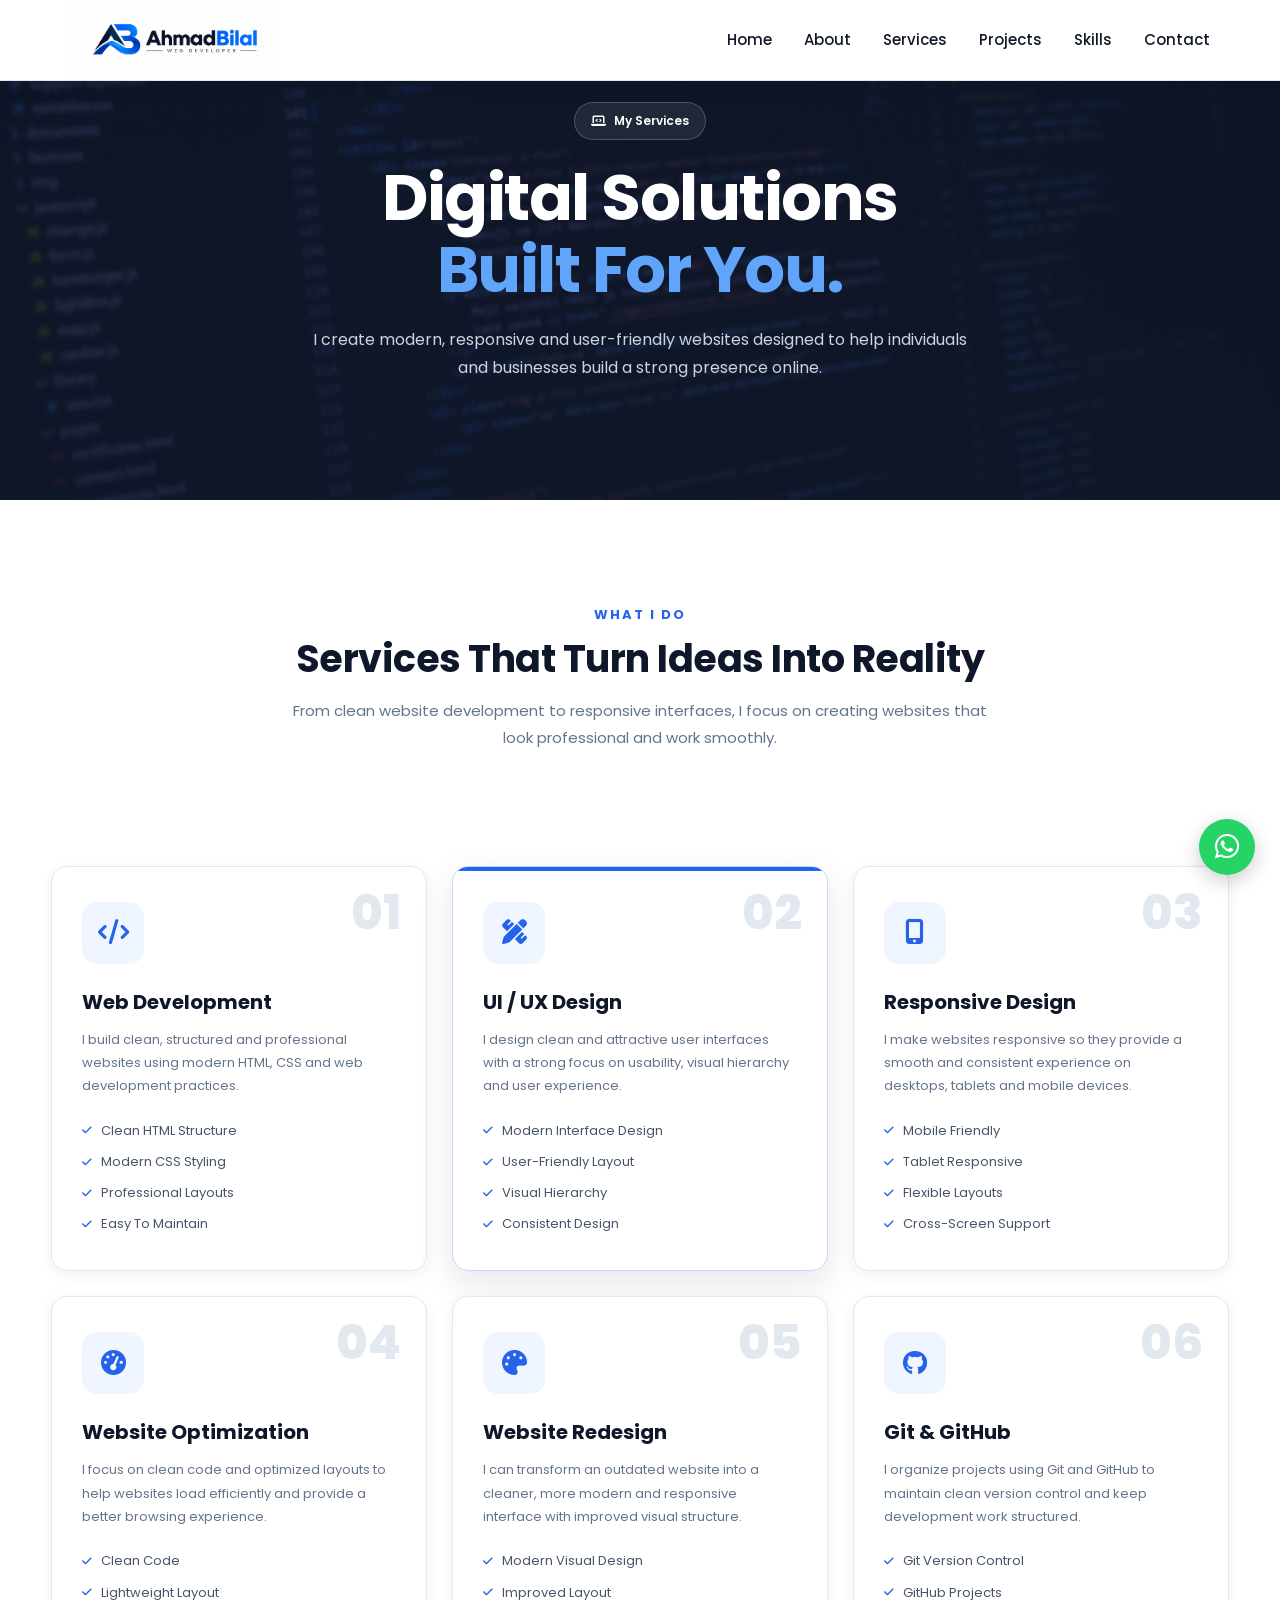
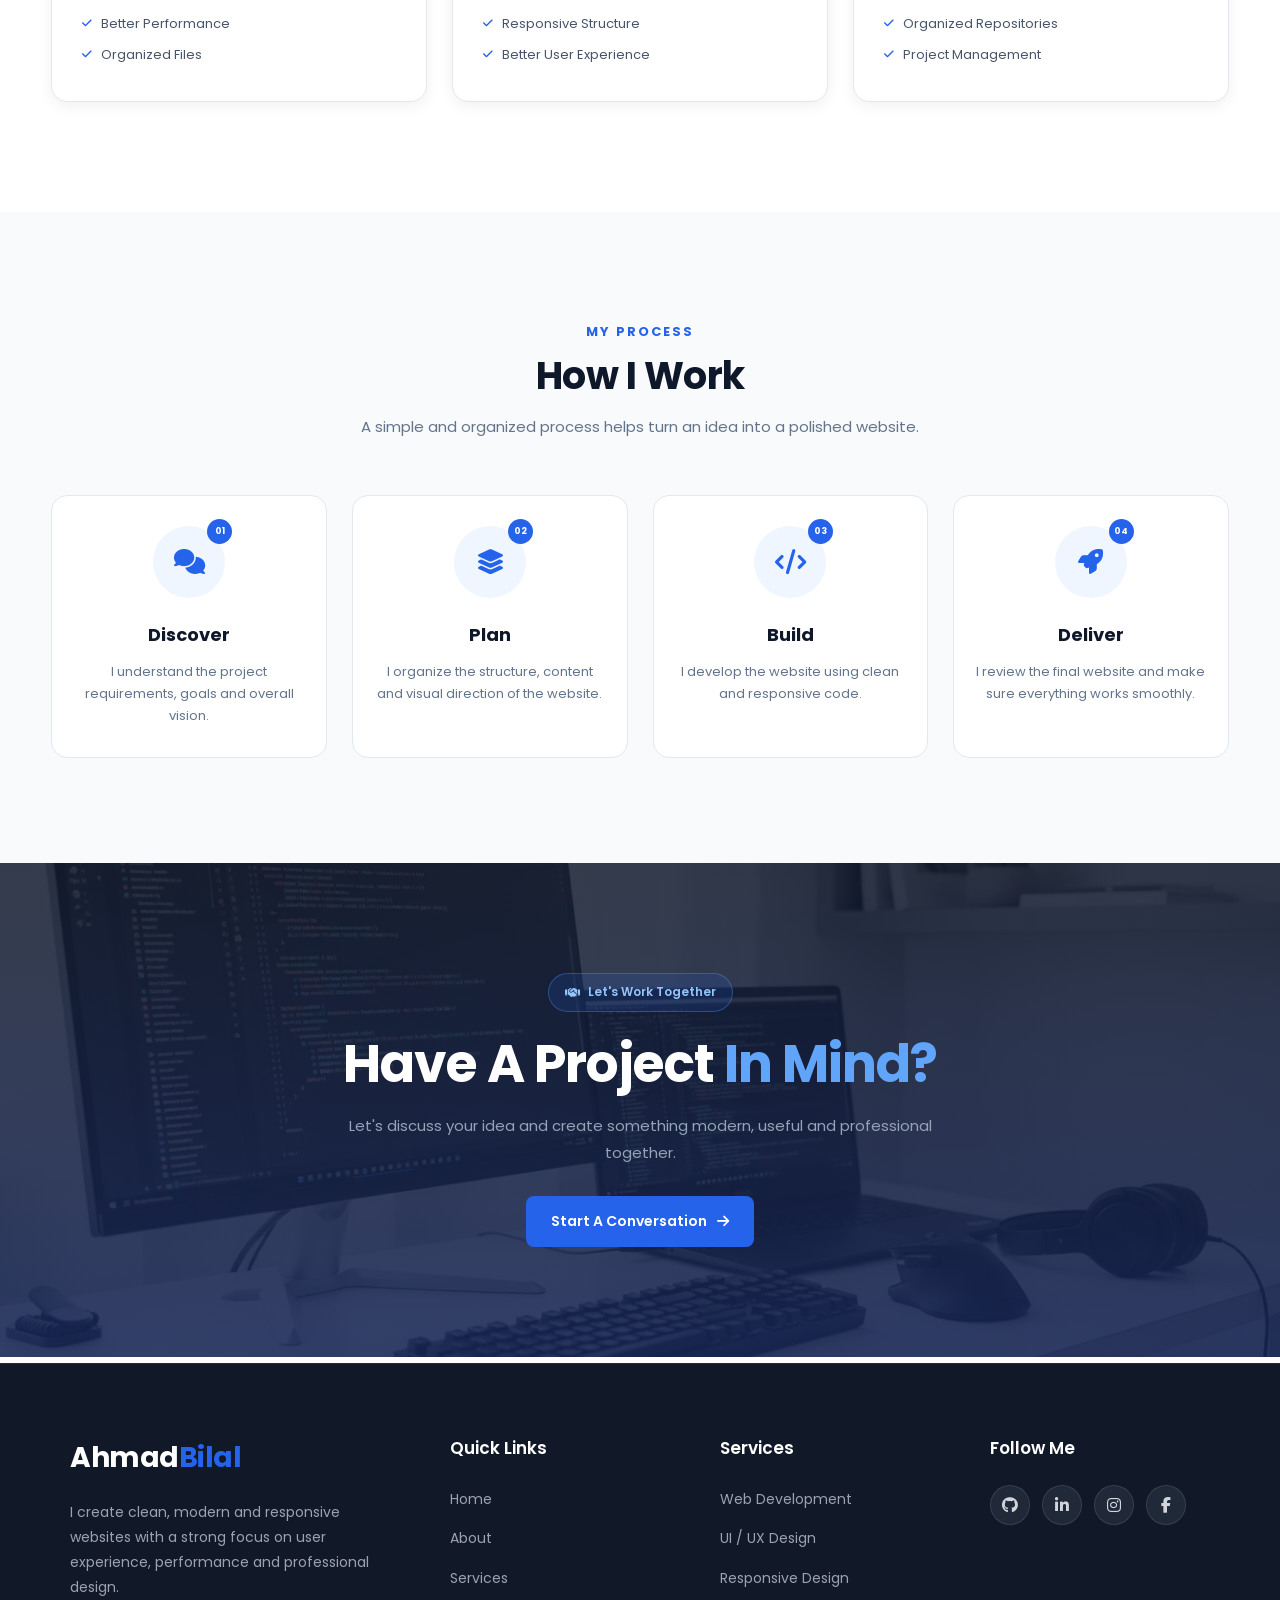
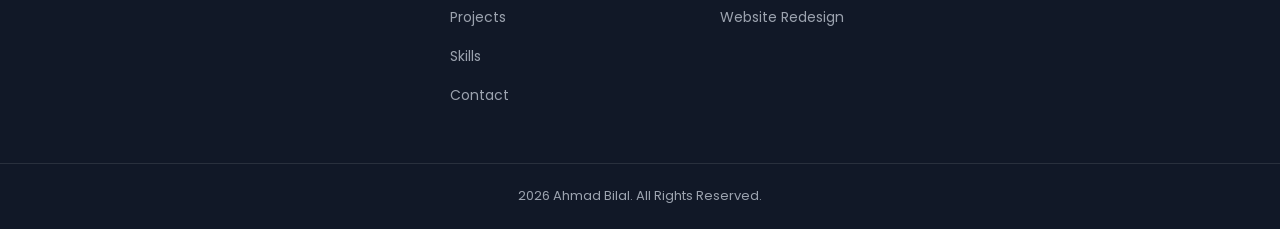
<file: services.html>
<!DOCTYPE html>

<html lang="en">
<head>
    <meta charset="UTF-8">
    <meta name="viewport" content="width=device-width, initial-scale=1.0">


<title>Services | Ahmad Bilal</title>

<!-- Google Font -->
<link rel="preconnect" href="https://fonts.googleapis.com">
<link rel="preconnect" href="https://fonts.gstatic.com" crossorigin>
<link href="https://fonts.googleapis.com/css2?family=Poppins:wght@300;400;500;600;700;800&display=swap" rel="stylesheet">

<!-- Font Awesome -->
<link rel="stylesheet" href="https://cdnjs.cloudflare.com/ajax/libs/font-awesome/6.5.2/css/all.min.css">

<!-- Services CSS -->
<link rel="stylesheet" href="css/services.css">
<link rel="stylesheet" href="css/navbar.css">
<link rel="stylesheet" href="css/footer.css">

</head>

<body>


<!-- =====================================================
     NAVBAR
     ===================================================== -->

       <header id="navbar"></header>



<!-- =====================================================
     MAIN
     ===================================================== -->

<main>

    <!-- =================================================
         SERVICES HERO
         ================================================= -->

    <section class="services-hero">

        <div class="container services-hero-content">

            <span class="section-badge">
                <i class="fa-solid fa-laptop-code"></i>
                My Services
            </span>

            <h1>
                Digital Solutions
                <span>Built For You.</span>
            </h1>

            <p>
                I create modern, responsive and user-friendly websites
                designed to help individuals and businesses build a
                strong presence online.
            </p>

        </div>

    </section>


    <!-- =================================================
         SERVICES INTRO
         ================================================= -->

    <section class="services-intro">

        <div class="container">

            <div class="section-heading">

                <span>WHAT I DO</span>

                <h2>
                    Services That Turn Ideas Into Reality
                </h2>

                <p>
                    From clean website development to responsive
                    interfaces, I focus on creating websites that
                    look professional and work smoothly.
                </p>

            </div>

        </div>

    </section>


    <!-- =================================================
         SERVICES GRID
         ================================================= -->

    <section class="services-list">

        <div class="container">

            <div class="services-grid">

                <!-- SERVICE 01 -->
                <div class="service-card">

                    <div class="service-number">
                        01
                    </div>

                    <div class="service-icon">
                        <i class="fa-solid fa-code"></i>
                    </div>

                    <h3>
                        Web Development
                    </h3>

                    <p>
                        I build clean, structured and professional
                        websites using modern HTML, CSS and web
                        development practices.
                    </p>

                    <ul>
                        <li>
                            <i class="fa-solid fa-check"></i>
                            Clean HTML Structure
                        </li>

                        <li>
                            <i class="fa-solid fa-check"></i>
                            Modern CSS Styling
                        </li>

                        <li>
                            <i class="fa-solid fa-check"></i>
                            Professional Layouts
                        </li>

                        <li>
                            <i class="fa-solid fa-check"></i>
                            Easy To Maintain
                        </li>
                    </ul>

                </div>


                <!-- SERVICE 02 -->
                <div class="service-card featured">

                    <div class="service-number">
                        02
                    </div>

                    <div class="service-icon">
                        <i class="fa-solid fa-pen-ruler"></i>
                    </div>

                    <h3>
                        UI / UX Design
                    </h3>

                    <p>
                        I design clean and attractive user interfaces
                        with a strong focus on usability, visual
                        hierarchy and user experience.
                    </p>

                    <ul>
                        <li>
                            <i class="fa-solid fa-check"></i>
                            Modern Interface Design
                        </li>

                        <li>
                            <i class="fa-solid fa-check"></i>
                            User-Friendly Layout
                        </li>

                        <li>
                            <i class="fa-solid fa-check"></i>
                            Visual Hierarchy
                        </li>

                        <li>
                            <i class="fa-solid fa-check"></i>
                            Consistent Design
                        </li>
                    </ul>

                </div>


                <!-- SERVICE 03 -->
                <div class="service-card">

                    <div class="service-number">
                        03
                    </div>

                    <div class="service-icon">
                        <i class="fa-solid fa-mobile-screen-button"></i>
                    </div>

                    <h3>
                        Responsive Design
                    </h3>

                    <p>
                        I make websites responsive so they provide a
                        smooth and consistent experience on desktops,
                        tablets and mobile devices.
                    </p>

                    <ul>
                        <li>
                            <i class="fa-solid fa-check"></i>
                            Mobile Friendly
                        </li>

                        <li>
                            <i class="fa-solid fa-check"></i>
                            Tablet Responsive
                        </li>

                        <li>
                            <i class="fa-solid fa-check"></i>
                            Flexible Layouts
                        </li>

                        <li>
                            <i class="fa-solid fa-check"></i>
                            Cross-Screen Support
                        </li>
                    </ul>

                </div>


                <!-- SERVICE 04 -->
                <div class="service-card">

                    <div class="service-number">
                        04
                    </div>

                    <div class="service-icon">
                        <i class="fa-solid fa-gauge-high"></i>
                    </div>

                    <h3>
                        Website Optimization
                    </h3>

                    <p>
                        I focus on clean code and optimized layouts
                        to help websites load efficiently and provide
                        a better browsing experience.
                    </p>

                    <ul>
                        <li>
                            <i class="fa-solid fa-check"></i>
                            Clean Code
                        </li>

                        <li>
                            <i class="fa-solid fa-check"></i>
                            Lightweight Layout
                        </li>

                        <li>
                            <i class="fa-solid fa-check"></i>
                            Better Performance
                        </li>

                        <li>
                            <i class="fa-solid fa-check"></i>
                            Organized Files
                        </li>
                    </ul>

                </div>


                <!-- SERVICE 05 -->
                <div class="service-card">

                    <div class="service-number">
                        05
                    </div>

                    <div class="service-icon">
                        <i class="fa-solid fa-palette"></i>
                    </div>

                    <h3>
                        Website Redesign
                    </h3>

                    <p>
                        I can transform an outdated website into a
                        cleaner, more modern and responsive interface
                        with improved visual structure.
                    </p>

                    <ul>
                        <li>
                            <i class="fa-solid fa-check"></i>
                            Modern Visual Design
                        </li>

                        <li>
                            <i class="fa-solid fa-check"></i>
                            Improved Layout
                        </li>

                        <li>
                            <i class="fa-solid fa-check"></i>
                            Responsive Structure
                        </li>

                        <li>
                            <i class="fa-solid fa-check"></i>
                            Better User Experience
                        </li>
                    </ul>

                </div>


                <!-- SERVICE 06 -->
                <div class="service-card">

                    <div class="service-number">
                        06
                    </div>

                    <div class="service-icon">
                        <i class="fa-brands fa-github"></i>
                    </div>

                    <h3>
                        Git & GitHub
                    </h3>

                    <p>
                        I organize projects using Git and GitHub to
                        maintain clean version control and keep
                        development work structured.
                    </p>

                    <ul>
                        <li>
                            <i class="fa-solid fa-check"></i>
                            Git Version Control
                        </li>

                        <li>
                            <i class="fa-solid fa-check"></i>
                            GitHub Projects
                        </li>

                        <li>
                            <i class="fa-solid fa-check"></i>
                            Organized Repositories
                        </li>

                        <li>
                            <i class="fa-solid fa-check"></i>
                            Project Management
                        </li>
                    </ul>

                </div>

            </div>

        </div>

    </section>


    <!-- =================================================
         PROCESS
         ================================================= -->

    <section class="process-section">

        <div class="container">

            <div class="section-heading">

                <span>MY PROCESS</span>

                <h2>
                    How I Work
                </h2>

                <p>
                    A simple and organized process helps turn an idea
                    into a polished website.
                </p>

            </div>


            <div class="process-grid">

                <!-- STEP 01 -->
                <div class="process-card">

                    <div class="process-icon">
                        <span>01</span>
                        <i class="fa-solid fa-comments"></i>
                    </div>

                    <h3>
                        Discover
                    </h3>

                    <p>
                        I understand the project requirements,
                        goals and overall vision.
                    </p>

                </div>


                <!-- STEP 02 -->
                <div class="process-card">

                    <div class="process-icon">
                        <span>02</span>
                        <i class="fa-solid fa-layer-group"></i>
                    </div>

                    <h3>
                        Plan
                    </h3>

                    <p>
                        I organize the structure, content and
                        visual direction of the website.
                    </p>

                </div>


                <!-- STEP 03 -->
                <div class="process-card">

                    <div class="process-icon">
                        <span>03</span>
                        <i class="fa-solid fa-code"></i>
                    </div>

                    <h3>
                        Build
                    </h3>

                    <p>
                        I develop the website using clean and
                        responsive code.
                    </p>

                </div>


                <!-- STEP 04 -->
                <div class="process-card">

                    <div class="process-icon">
                        <span>04</span>
                        <i class="fa-solid fa-rocket"></i>
                    </div>

                    <h3>
                        Deliver
                    </h3>

                    <p>
                        I review the final website and make sure
                        everything works smoothly.
                    </p>

                </div>

            </div>

        </div>

    </section>


    <!-- =================================================
         CTA
         ================================================= -->

    <section class="services-cta">

        <div class="container">

            <div class="cta-content">

                <span class="section-badge">
                    <i class="fa-solid fa-handshake"></i>
                    Let's Work Together
                </span>

                <h2>
                    Have A Project
                    <span>In Mind?</span>
                </h2>

                <p>
                    Let's discuss your idea and create something
                    modern, useful and professional together.
                </p>

                <a href="contact.html" class="cta-btn">
                    Start A Conversation
                    <i class="fa-solid fa-arrow-right"></i>
                </a>

            </div>

        </div>

    </section>

</main>


<!-- =====================================================
     FOOTER
     ===================================================== -->

    <footer id="footer"></footer>


<script src="js/navbar.js"></script>
<script src="js/footer.js"></script>

</body>
</html>
</file>
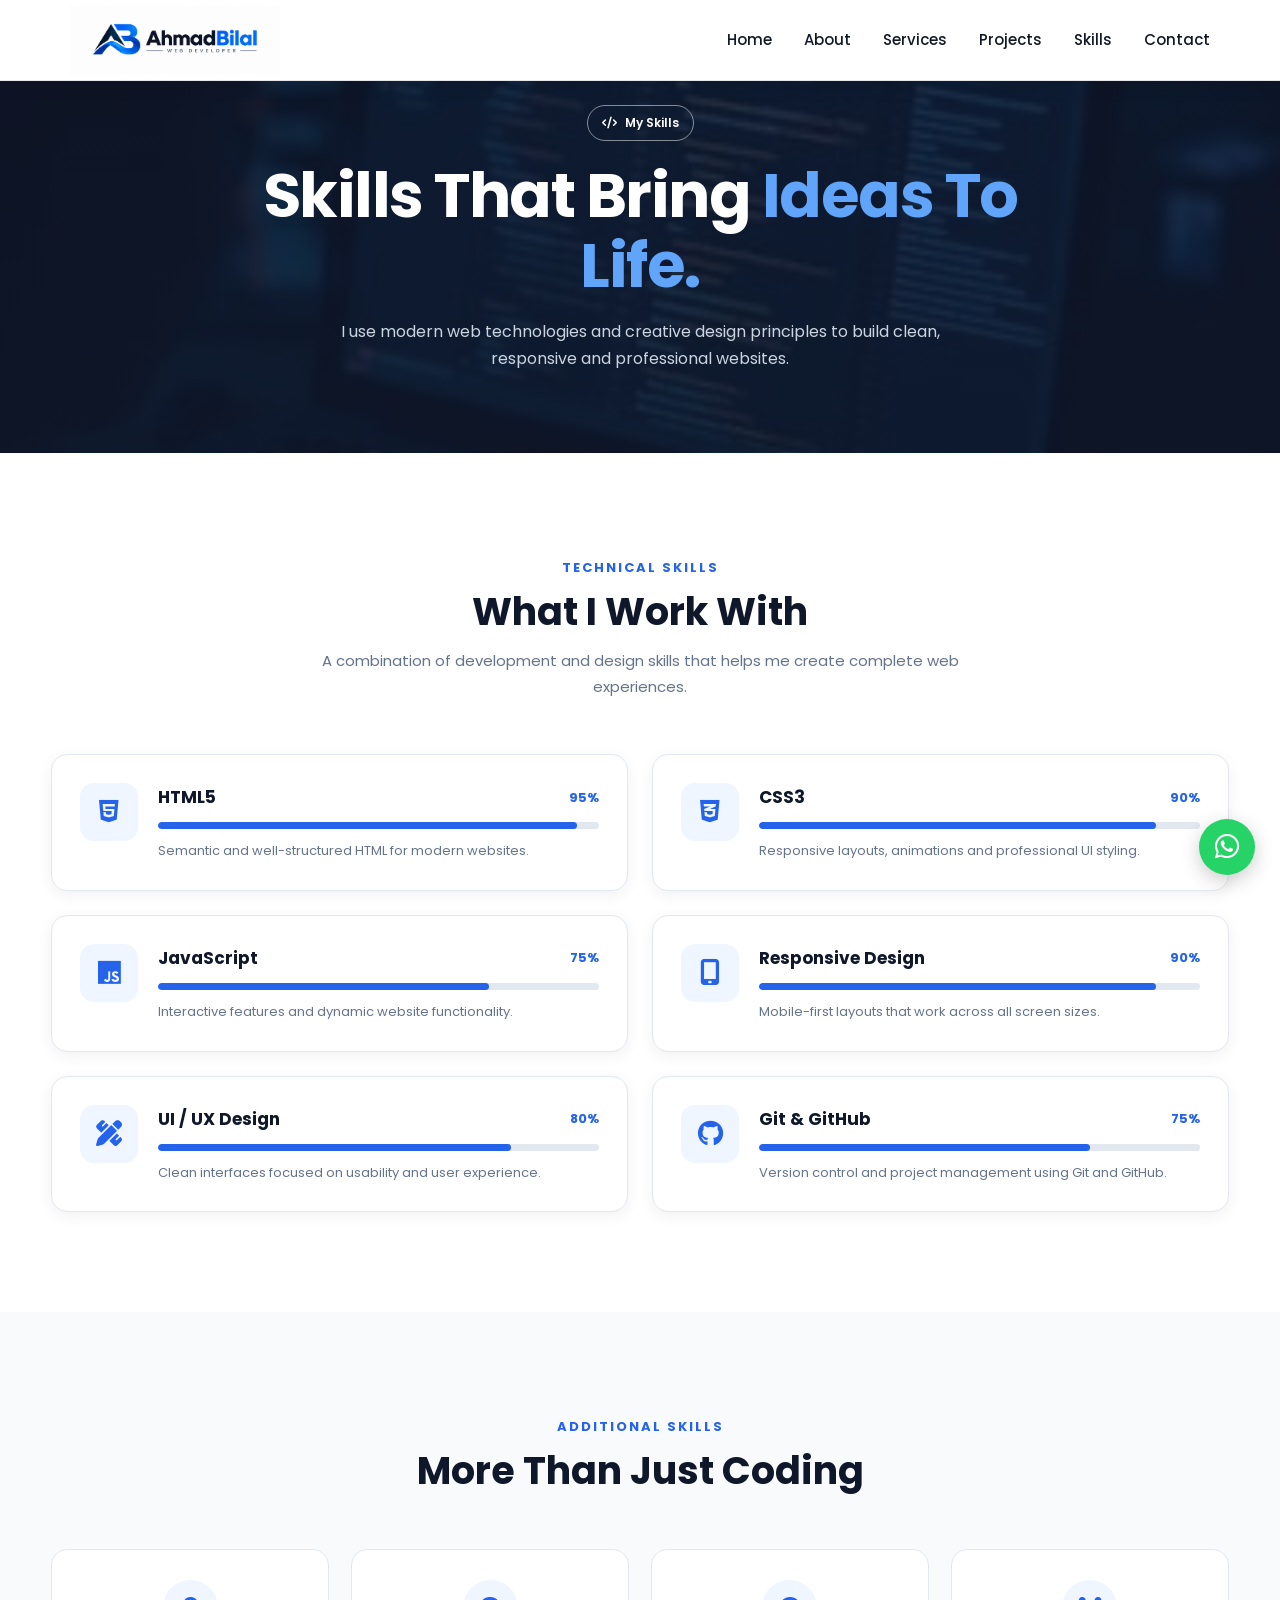
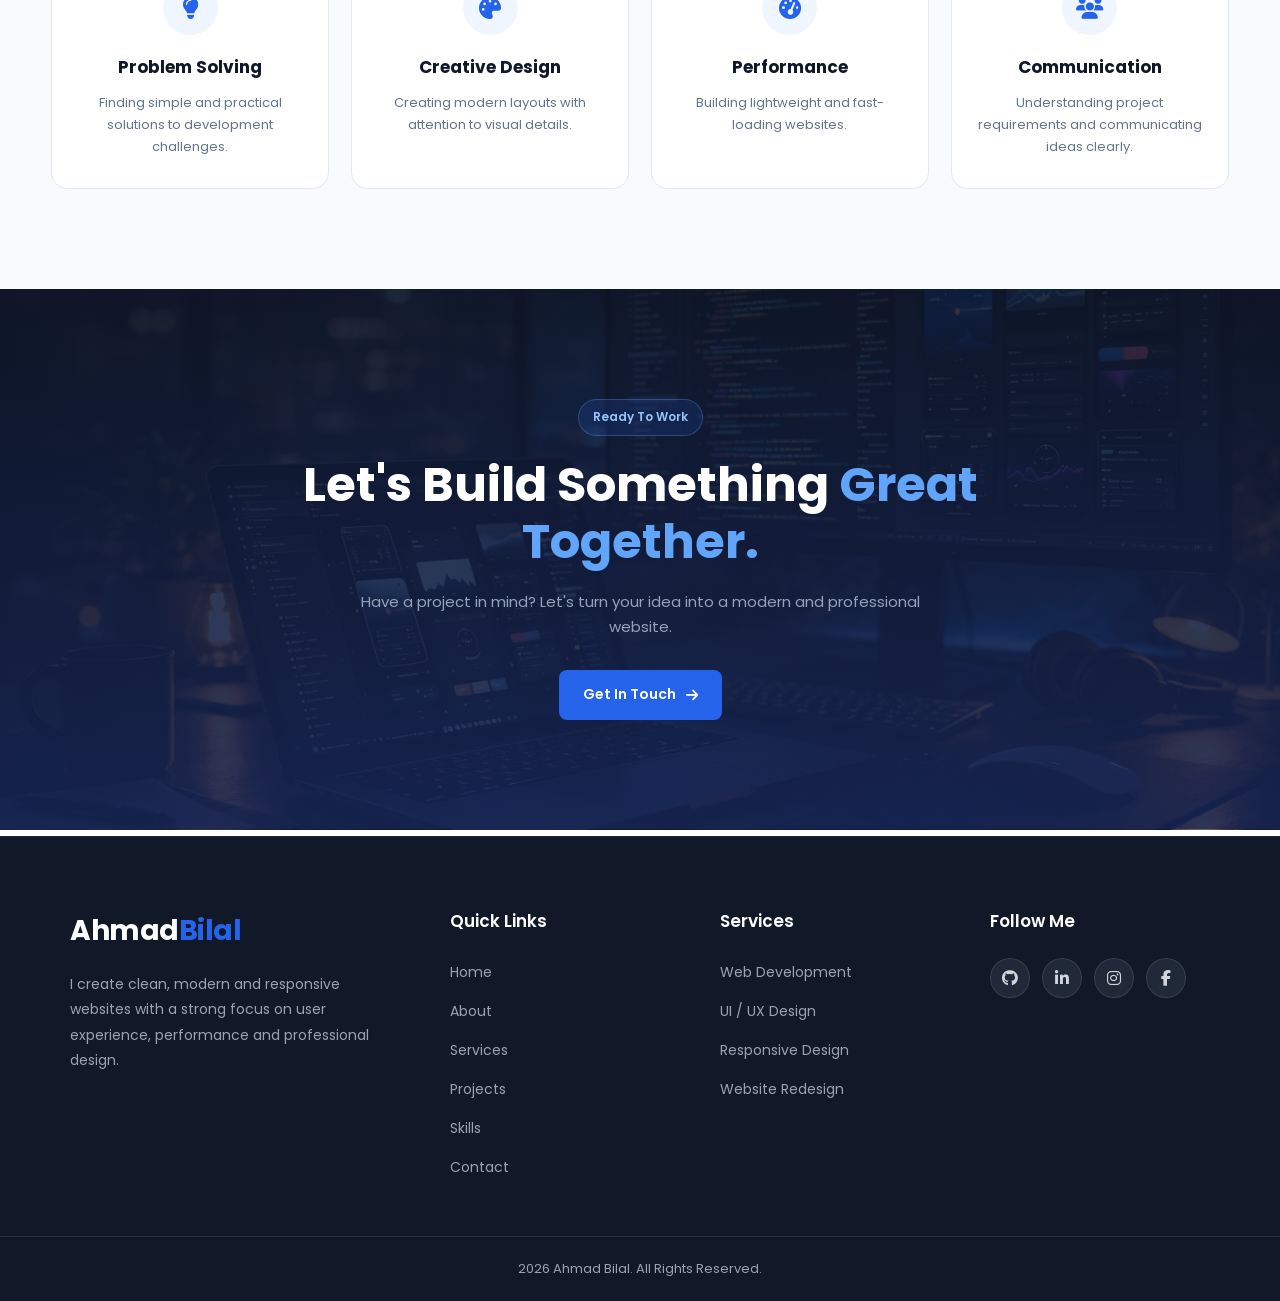
<file: skills.html>
<!DOCTYPE html>

<html lang="en">
<head>
    <meta charset="UTF-8">
    <meta name="viewport" content="width=device-width, initial-scale=1.0">


<title>Skills | Ahmad Bilal</title>

<!-- Google Font -->
<link rel="preconnect" href="https://fonts.googleapis.com">
<link rel="preconnect" href="https://fonts.gstatic.com" crossorigin>
<link href="https://fonts.googleapis.com/css2?family=Poppins:wght@300;400;500;600;700;800&display=swap" rel="stylesheet">

<!-- Font Awesome -->
<link rel="stylesheet" href="https://cdnjs.cloudflare.com/ajax/libs/font-awesome/6.5.2/css/all.min.css">

<!-- Skills CSS -->
<link rel="stylesheet" href="css/skills.css">
<link rel="stylesheet" href="css/navbar.css">
<link rel="stylesheet" href="css/


footer.css">

</head>

<body>

<!-- ==================== NAVBAR ==================== -->

   <header id="navbar"></header>

<!-- ==================== SKILLS HERO ==================== -->
<main>

    <section class="skills-hero">
        <div class="container skills-hero-content">

            <span class="section-badge">
                <i class="fa-solid fa-code"></i>
                My Skills
            </span>

            <h1>
                Skills That Bring
                <span>Ideas To Life.</span>
            </h1>

            <p>
                I use modern web technologies and creative design
                principles to build clean, responsive and professional
                websites.
            </p>

        </div>
    </section>


    <!-- ==================== SKILLS SECTION ==================== -->
    <section class="skills-section">
        <div class="container">

            <div class="section-heading">
                <span>TECHNICAL SKILLS</span>
                <h2>What I Work With</h2>
                <p>
                    A combination of development and design skills
                    that helps me create complete web experiences.
                </p>
            </div>


            <div class="skills-grid">

                <!-- HTML -->
                <div class="skill-card">
                    <div class="skill-icon">
                        <i class="fa-brands fa-html5"></i>
                    </div>

                    <div class="skill-info">
                        <div class="skill-title">
                            <h3>HTML5</h3>
                            <span>95%</span>
                        </div>

                        <div class="skill-bar">
                            <span style="width: 95%;"></span>
                        </div>

                        <p>
                            Semantic and well-structured HTML
                            for modern websites.
                        </p>
                    </div>
                </div>


                <!-- CSS -->
                <div class="skill-card">
                    <div class="skill-icon">
                        <i class="fa-brands fa-css3-alt"></i>
                    </div>

                    <div class="skill-info">
                        <div class="skill-title">
                            <h3>CSS3</h3>
                            <span>90%</span>
                        </div>

                        <div class="skill-bar">
                            <span style="width: 90%;"></span>
                        </div>

                        <p>
                            Responsive layouts, animations and
                            professional UI styling.
                        </p>
                    </div>
                </div>


                <!-- JavaScript -->
                <div class="skill-card">
                    <div class="skill-icon">
                        <i class="fa-brands fa-js"></i>
                    </div>

                    <div class="skill-info">
                        <div class="skill-title">
                            <h3>JavaScript</h3>
                            <span>75%</span>
                        </div>

                        <div class="skill-bar">
                            <span style="width: 75%;"></span>
                        </div>

                        <p>
                            Interactive features and dynamic
                            website functionality.
                        </p>
                    </div>
                </div>


                <!-- Responsive Design -->
                <div class="skill-card">
                    <div class="skill-icon">
                        <i class="fa-solid fa-mobile-screen-button"></i>
                    </div>

                    <div class="skill-info">
                        <div class="skill-title">
                            <h3>Responsive Design</h3>
                            <span>90%</span>
                        </div>

                        <div class="skill-bar">
                            <span style="width: 90%;"></span>
                        </div>

                        <p>
                            Mobile-first layouts that work across
                            all screen sizes.
                        </p>
                    </div>
                </div>


                <!-- UI/UX -->
                <div class="skill-card">
                    <div class="skill-icon">
                        <i class="fa-solid fa-pen-ruler"></i>
                    </div>

                    <div class="skill-info">
                        <div class="skill-title">
                            <h3>UI / UX Design</h3>
                            <span>80%</span>
                        </div>

                        <div class="skill-bar">
                            <span style="width: 80%;"></span>
                        </div>

                        <p>
                            Clean interfaces focused on usability
                            and user experience.
                        </p>
                    </div>
                </div>


                <!-- GitHub -->
                <div class="skill-card">
                    <div class="skill-icon">
                        <i class="fa-brands fa-github"></i>
                    </div>

                    <div class="skill-info">
                        <div class="skill-title">
                            <h3>Git & GitHub</h3>
                            <span>75%</span>
                        </div>

                        <div class="skill-bar">
                            <span style="width: 75%;"></span>
                        </div>

                        <p>
                            Version control and project management
                            using Git and GitHub.
                        </p>
                    </div>
                </div>

            </div>

        </div>
    </section>


    <!-- ==================== OTHER SKILLS ==================== -->
    <section class="other-skills">
        <div class="container">

            <div class="section-heading">
                <span>ADDITIONAL SKILLS</span>
                <h2>More Than Just Coding</h2>
            </div>

            <div class="other-skills-grid">

                <div class="other-skill-card">
                    <i class="fa-solid fa-lightbulb"></i>
                    <h3>Problem Solving</h3>
                    <p>
                        Finding simple and practical solutions
                        to development challenges.
                    </p>
                </div>

                <div class="other-skill-card">
                    <i class="fa-solid fa-palette"></i>
                    <h3>Creative Design</h3>
                    <p>
                        Creating modern layouts with attention
                        to visual details.
                    </p>
                </div>

                <div class="other-skill-card">
                    <i class="fa-solid fa-gauge-high"></i>
                    <h3>Performance</h3>
                    <p>
                        Building lightweight and fast-loading
                        websites.
                    </p>
                </div>

                <div class="other-skill-card">
                    <i class="fa-solid fa-users"></i>
                    <h3>Communication</h3>
                    <p>
                        Understanding project requirements and
                        communicating ideas clearly.
                    </p>
                </div>

            </div>

        </div>
    </section>


    <!-- ==================== CTA ==================== -->
    <section class="skills-cta">
        <div class="container">

            <div class="cta-content">

                <span class="section-badge">
                    Ready To Work
                </span>

                <h2>
                    Let's Build Something
                    <span>Great Together.</span>
                </h2>

                <p>
                    Have a project in mind? Let's turn your idea
                    into a modern and professional website.
                </p>

                <a href="contact.html" class="cta-btn">
                    Get In Touch
                    <i class="fa-solid fa-arrow-right"></i>
                </a>

            </div>

        </div>
    </section>

</main>


<!-- ==================== FOOTER ==================== -->

  <footer id="footer"></footer>

<script src="js/navbar.js"></script>
<script src="js/footer.js"></script>

</body>
</html>
</file>
<file: css/index.css>
:root {

    --primary: #2563eb;
    --primary-dark: #1d4ed8;
    --primary-light: #eff6ff;

    --dark: #111827;
    --dark-light: #374151;

    --text: #4b5563;
    --text-light: #6b7280;

    --white: #ffffff;
    --light-bg: #f8fafc;
    --border: #e5e7eb;

    --shadow-sm:
        0 5px 20px rgba(0, 0, 0, 0.05);

    --shadow-md:
        0 15px 35px rgba(0, 0, 0, 0.08);

    --shadow-lg:
        0 25px 50px rgba(0, 0, 0, 0.12);

    --radius-sm: 8px;
    --radius-md: 14px;
    --radius-lg: 20px;

    --transition: 0.3s ease;

}


/* =====================================================
   2. RESET
===================================================== */

* {
    margin: 0;
    padding: 0;
    box-sizing: border-box;
}


html {
    scroll-behavior: smooth;
}


body {
    font-family: "Poppins", sans-serif;

    background: var(--white);
    color: var(--text);

    line-height: 1.7;

    overflow-x: hidden;
}


img {
    display: block;
    width: 100%;
}


a {
    text-decoration: none;
    color: inherit;
}


button,
input,
textarea {
    font-family: inherit;
}


/* =====================================================
   3. COMMON CONTAINER
===================================================== */

.container {
    width: 90%;
    max-width: 1200px;
    margin: 0 auto;
}


.section-padding {
    padding: 100px 0;
}


/* =====================================================
   4. HEADER / NAVBAR
===================================================== */

.header {
    width: 100%;

    background: rgba(255, 255, 255, 0.96);

    border-bottom: 1px solid var(--border);

    position: sticky;
    top: 0;

    z-index: 1000;

    backdrop-filter: blur(12px);
}


/* =====================================================
   5. HERO SECTION
===================================================== */

.hero {
    min-height: calc(100vh - 78px);

    display: flex;
    align-items: center;

    background:
        linear-gradient(
            135deg,
            #ffffff 0%,
            #f8fbff 100%
        );

    padding: 80px 0;
}


.hero-container {
    display: grid;

    grid-template-columns:
        1.05fr
        0.95fr;

    align-items: center;

    gap: 70px;
}


/* Hero Content */

.hero-content {
    padding-top:10px ;
    max-width: 620px;
}


.hero-badge {
    display: inline-flex;
    align-items: center;

    gap: 8px;

    padding: 7px 13px;

    background: var(--primary-light);

    color: var(--primary);

    border-radius: 50px;

    font-size: 13px;
    font-weight: 600;

    margin-bottom: 22px;
}


.badge-dot {
    width: 7px;
    height: 7px;

    background: #22c55e;

    border-radius: 50%;

    box-shadow:
        0 0 0 4px rgba(34, 197, 94, 0.12);
}


.hero-content h1 {
    color: var(--dark);

    font-size: clamp(42px, 5vw, 68px);

    line-height: 1.12;

    letter-spacing: -2px;

    font-weight: 800;

    margin-bottom: 24px;
}


.hero-content h1 span {
    color: var(--primary);
}


.hero-content > p {
    max-width: 560px;

    color: var(--text-light);

    font-size: 16px;

    line-height: 1.8;

    margin-bottom: 32px;
}


/* Hero Buttons */

.hero-buttons {
    display: flex;
    align-items: center;

    gap: 13px;

    flex-wrap: wrap;

    margin-bottom: 30px;
}


.btn {
    display: inline-flex;
    align-items: center;
    justify-content: center;

    gap: 9px;

    padding: 13px 21px;

    border-radius: 9px;

    font-size: 14px;
    font-weight: 600;

    transition: var(--transition);
}


.btn-primary {
    background: var(--primary);
    color: var(--white);
}


.btn-primary:hover {
    background: var(--primary-dark);

    transform: translateY(-2px);

    box-shadow:
        0 12px 25px rgba(37, 99, 235, 0.20);
}


.btn-secondary {
    border: 1px solid var(--border);

    background: var(--white);

    color: var(--dark);
}


.btn-secondary:hover {
    border-color: var(--primary);

    color: var(--primary);

    transform: translateY(-2px);
}


/* Social */

.hero-social {
    display: flex;
    align-items: center;

    gap: 10px;
}


.hero-social > span {
    color: var(--text-light);

    font-size: 13px;

    margin-right: 4px;
}


.hero-social a {
    width: 34px;
    height: 34px;

    display: flex;
    align-items: center;
    justify-content: center;

    border: 1px solid var(--border);

    border-radius: 50%;

    color: var(--dark-light);

    font-size: 13px;

    transition: var(--transition);
}


.hero-social a:hover {
    background: var(--primary);

    border-color: var(--primary);

    color: var(--white);

    transform: translateY(-3px);
}


/* =====================================================
   6. HERO VISUAL
===================================================== */


.hero-visual {
    position: relative;
    width: 100%;
    max-width: 520px;
}


.hero-image-wrapper {
    position: relative;
    width: 100%;
    height: 600px;

    overflow: hidden;
    border-radius: 30px;
}


.hero-image-wrapper::before {
    content: "";

    position: absolute;

    width: 100%;
    height: 100%;

    right: -20px;
    bottom: -20px;

    background: var(--primary-light);

    border-radius: 24px;

    z-index: -1;
}


.hero-image-wrapper img {
    position: relative;

    width: 100%;
    height: 100%;

    display: block;

    object-fit: cover;
    object-position: center;

    border-radius: 30px;
}


/* Decorative Circle */


.hero-image-bg {
    position: absolute;
    inset: 0;
    border-radius: 30px;
}


/* =====================================================
   7. FLOATING CARDS
===================================================== */

.floating-card {
    position: absolute;
    

    display: flex;
    align-items: center;

    gap: 11px;

    padding: 13px 16px;

    background: var(--white);

    border: 1px solid rgba(229, 231, 235, 0.8);

    border-radius: 13px;

    box-shadow: var(--shadow-md);

    z-index: 4;
}


.floating-icon {
    width: 38px;
    height: 38px;
   

    display: flex;
    align-items: center;
    justify-content: center;

    background: var(--primary-light);

    color: var(--primary);

    border-radius: 9px;

    font-size: 15px;
}


.floating-card strong {
    display: block;

    color: var(--dark);

    font-size: 17px;

    line-height: 1.2;
}


.floating-card span {
    display: block;

    color: var(--text-light);

    font-size: 11px;
}


.experience-card {
    left: 0;
    bottom: 55px;
}


.project-card {
    right: -5px;
    top: 65px;
}


/* =====================================================
   8. STATS
===================================================== */

.stats-section {
    padding: 35px 0;

    background: var(--dark);
}


.stats-grid {
    display: grid;

    grid-template-columns:
        repeat(4, 1fr);

    gap: 25px;
}


.stat-item {
    display: flex;
    align-items: center;

    gap: 13px;

    padding-right: 20px;

    border-right: 1px solid rgba(255, 255, 255, 0.12);
}


.stat-item:last-child {
    border-right: none;
}


.stat-icon {
    width: 42px;
    height: 42px;

    display: flex;
    align-items: center;
    justify-content: center;

    background: rgba(255, 255, 255, 0.08);

    color: #93c5fd;

    border-radius: 10px;

    font-size: 15px;

    flex-shrink: 0;
}


.stat-item strong {
    display: block;

    color: var(--white);

    font-size: 18px;

    line-height: 1.2;
}


.stat-item span {
    display: block;

    color: #9ca3af;

    font-size: 11px;
}


/* =====================================================
   9. SECTION HEADING
===================================================== */

.section-heading {
    max-width: 650px;

    margin: 0 auto 55px;

    text-align: center;
}


.section-label {
    display: inline-block;

    color: var(--primary);

    font-size: 12px;

    font-weight: 700;

    letter-spacing: 1.5px;

    margin-bottom: 10px;
}


.section-heading h2,
.about-content h2,
.cta-content h2 {
    color: var(--dark);

    font-size: clamp(30px, 4vw, 43px);

    line-height: 1.2;

    letter-spacing: -1px;

    font-weight: 700;

    margin-bottom: 15px;
}


.section-heading h2 span,
.about-content h2 span,
.cta-content h2 span {
    color: var(--primary);
}


.section-heading p {
    color: var(--text-light);

    font-size: 14px;

    max-width: 570px;

    margin: auto;
}


/* =====================================================
   10. ABOUT PREVIEW
===================================================== */

.about-preview {
    background: var(--white);
}


.about-grid {
    display: grid;

    grid-template-columns:
        0.9fr
        1.1fr;

    align-items: center;

    gap: 80px;
}


.about-image {
    width: 100%;
}

.image-frame {
    position: relative;

    width: 100%;
    height: 430px;

    overflow: hidden;

    border-radius: 20px;
}

.image-frame img {
    width: 100%;
    height: 100%;

    display: block;

    object-fit: cover;
    object-position: center;

    border-radius: 20px;
}

.image-frame::after {
    content: "";

    position: absolute;

    width: 90px;
    height: 90px;

    right: -30px;
    bottom: -25px;

    background: var(--primary);

    border-radius: 15px;

    z-index: 0;
}



.about-content {
    max-width: 560px;
}


.about-content h2 {
    margin-bottom: 20px;
}


.about-content p {
    color: var(--text-light);

    font-size: 14px;

    line-height: 1.9;

    margin-bottom: 15px;
}


.text-btn {
    display: inline-flex;
    align-items: center;

    gap: 8px;

    color: var(--primary);

    font-size: 14px;

    font-weight: 600;

    margin-top: 10px;

    transition: var(--transition);
}


.text-btn:hover {
    gap: 13px;
}


/* =====================================================
   11. SERVICES
===================================================== */

.services-preview {
    background: var(--light-bg);
}


.services-grid {
    display: grid;

    grid-template-columns:
        repeat(3, 1fr);

    gap: 22px;
}


.service-card {
    padding: 32px 28px;

    background: var(--white);

    border: 1px solid var(--border);

    border-radius: var(--radius-md);

    transition: var(--transition);
}


.service-card:hover {
    transform: translateY(-7px);

    border-color: #bfdbfe;

    box-shadow: var(--shadow-md);
}


.service-icon {
    width: 52px;
    height: 52px;

    display: flex;
    align-items: center;
    justify-content: center;

    background: var(--primary-light);

    color: var(--primary);

    border-radius: 12px;

    font-size: 20px;

    margin-bottom: 22px;

    transition: var(--transition);
}


.service-card:hover .service-icon {
    background: var(--primary);

    color: var(--white);
}


.service-card h3 {
    color: var(--dark);

    font-size: 18px;

    margin-bottom: 10px;
}


.service-card p {
    color: var(--text-light);

    font-size: 13px;

    line-height: 1.8;

    margin-bottom: 20px;
}


.service-link {
    display: inline-flex;
    align-items: center;

    gap: 7px;

    color: var(--primary);

    font-size: 13px;

    font-weight: 600;

    transition: var(--transition);
}


.service-link:hover {
    gap: 11px;
}


/* =====================================================
   12. PROJECTS
===================================================== */

.projects-preview {
    background: var(--white);
}


.projects-heading {
    max-width: none;

    display: flex;
    align-items: flex-end;
    justify-content: space-between;

    text-align: left;
}


.projects-heading p {
    margin: 0;
}


.view-all-btn {
    display: inline-flex;
    align-items: center;

    gap: 8px;

    color: var(--primary);

    font-size: 13px;

    font-weight: 600;

    margin-bottom: 8px;

    transition: var(--transition);
}


.view-all-btn:hover {
    gap: 12px;
}


.projects-grid {
    display: grid;

    grid-template-columns:
        repeat(2, 1fr);

    gap: 25px;
}


.project-card {
    overflow: hidden;

    background: var(--white);

    border: 1px solid var(--border);

    border-radius: var(--radius-md);

    transition: var(--transition);
}


.project-card:hover {
    transform: translateY(-6px);

    box-shadow: var(--shadow-md);
}


.project-image {
    position: relative;

    height: 300px;

    overflow: hidden;
}


.project-image img {
    width: 100%;
    height: 100%;

    object-fit: cover;

    transition: 0.5s ease;
}


.project-card:hover .project-image img {
    transform: scale(1.05);
}


.project-overlay {
    position: absolute;

    inset: 0;

    display: flex;
    align-items: center;
    justify-content: center;

    background: rgba(17, 24, 39, 0.55);

    opacity: 0;

    transition: var(--transition);
}


.project-card:hover .project-overlay {
    opacity: 1;
}


.project-overlay a {
    width: 46px;
    height: 46px;

    display: flex;
    align-items: center;
    justify-content: center;

    background: var(--white);

    color: var(--primary);

    border-radius: 50%;

    transition: var(--transition);
}


.project-overlay a:hover {
    background: var(--primary);

    color: var(--white);
}


.project-content {
    padding: 22px;
}


.project-content > span {
    color: var(--primary);

    font-size: 11px;

    font-weight: 600;

    text-transform: uppercase;

    letter-spacing: 0.8px;
}


.project-content h3 {
    color: var(--dark);

    font-size: 18px;

    margin: 5px 0 7px;
}


.project-content p {
    color: var(--text-light);

    font-size: 13px;

    line-height: 1.7;
}


/* =====================================================
   13. CTA
===================================================== */

.cta-section {
    padding: 0 0 100px;

    background: var(--white);
}


.cta-box {
    position: relative;

    overflow: hidden;

    padding: 75px 60px;

    background:
        linear-gradient(
            135deg,
            #1d4ed8,
            #2563eb
        );

    border-radius: 24px;

    text-align: center;
}


.cta-box::before {
    content: "";

    position: absolute;

    width: 260px;
    height: 260px;

    top: -130px;
    left: -80px;

    border: 1px solid rgba(255, 255, 255, 0.12);

    border-radius: 50%;
}


.cta-box::after {
    content: "";

    position: absolute;

    width: 220px;
    height: 220px;

    bottom: -120px;
    right: -50px;

    border: 1px solid rgba(255, 255, 255, 0.12);

    border-radius: 50%;
}


.cta-content {
    position: relative;

    max-width: 700px;

    margin: auto;

    z-index: 2;
}


.cta-content .section-label {
    color: #bfdbfe;
}


.cta-content h2 {
    color: var(--white);

    margin-bottom: 15px;
}


.cta-content h2 span {
    color: #dbeafe;
}


.cta-content p {
    max-width: 570px;

    margin: 0 auto 28px;

    color: #dbeafe;

    font-size: 14px;
}


.btn-light {
    background: var(--white);

    color: var(--primary);
}


.btn-light:hover {
    background: #eff6ff;

    transform: translateY(-2px);

    box-shadow:
        0 12px 25px rgba(0, 0, 0, 0.15);
}



/* =====================================================
   15. TABLET
===================================================== */

@media (max-width: 992px) {


    /* Hero */

    .hero-container {
        gap: 45px;
    }


    .hero-content h1 {
        font-size: 50px;
    }


    .hero-visual {
        min-height: 450px;
    }


    .hero-image-wrapper img {
        height: 430px;
    }


    /* About */

    .about-grid {
        gap: 50px;
    }


}


/* =====================================================
   16. MOBILE
===================================================== */

@media (max-width: 768px) {


    /* Container */

    .container {
        width: 90%;
    }


    .section-padding {
        padding: 75px 0;
        
    }

    .section-heading {
        margin-bottom: 38px;
    }

    .section-heading h2 {
        font-size: 32px;
    }


    

    /* Hero */

    .hero {
        min-height: auto;

        padding: 70px 0 80px;
    }


    .hero-container {
        grid-template-columns: 1fr;

        gap: 60px;
    }


    .hero-content {
        max-width: 100%;
        padding-top: 30px;

        text-align: center;
    }


    .hero-content h1 {
        font-size: clamp(38px, 10vw, 52px);

        letter-spacing: -1.5px;
    }


    .hero-content > p {
        margin-left: auto;
        margin-right: auto;
    }


    .hero-buttons {
        justify-content: center;
    }


    .hero-social {
        justify-content: center;
    }


    /* Hero Visual */

    .hero-visual {
        min-height: 430px;
    }


    .hero-image-wrapper {
    width: 100%;
    height: 400px;
}

.hero-image-wrapper img {
    width: 100%;
    height: 100%;
    object-fit: cover;
}


    .experience-card {
        left: 2%;
        bottom: 30px;
    }


    .project-card {
        right: 0;
        top: 30px;
    }


    /* Stats */

    .stats-grid {
        grid-template-columns:
            repeat(2, 1fr);

        gap: 25px 20px;
    }


    .stat-item {
        border-right: none;

        padding-right: 0;
    }

    


    /* About */

    .about-grid {
        grid-template-columns: 1fr;

        gap: 50px;
    }


    .about-image {
        display: flex;
        justify-content: center;
    }


    .image-frame {
        width: 100%;
    }


    .about-content {
        max-width: 100%;

        text-align: center;
    }


    /* Services */

    .services-grid {
        grid-template-columns: 1fr;

        gap: 18px;
    }


    .service-card {
        padding: 28px 24px;
    }


    /* Projects */

    .projects-heading {
        flex-direction: column;

        align-items: flex-start;

        gap: 15px;
    }


    .projects-grid {
        grid-template-columns: 1fr;
    }


    .project-image {
        height: 260px;
    }


    /* CTA */

    .cta-section {
        padding-bottom: 75px;
    }


    .cta-box {
        padding: 60px 25px;

        border-radius: 18px;
    }


}


/* =====================================================
   17. SMALL MOBILE
===================================================== */

@media (max-width: 480px) {
    
    /* Dental Project Image - Mobile */

    .project-card:first-child .project-image {
        height: 190px;
        overflow: hidden;
    }

    .project-card:first-child .project-image img {
        width: 100%;
        height: 100%;
        object-fit: cover;
        object-position: center;
        display: block;
    }

    .container {
        width: 92%;
    }


    .logo-text {
        font-size: 18px;
    }


    .logo-icon {
        width: 39px;
        height: 39px;

        font-size: 15px;
    }


    /* Hero */

    .hero {
        padding: 55px 0 65px;
    }


    .hero-content h1 {
        font-size: 37px;

        line-height: 1.15;
    }


    .hero-content > p {
        font-size: 13px;
    }


    .hero-buttons {
        flex-direction: column;

        width: 100%;
    }


    .hero-buttons .btn {
        width: 100%;
    }


    .hero-visual {
        min-height: 370px;
    }


   .hero-image-wrapper {
    width: 100%;
    height: 410px;
}

.hero-image-wrapper img {
    width: 100%;
    height: 100%;
    object-fit: cover;
}

    .floating-card {
        padding: 10px 11px;

        gap: 8px;
    }


    .floating-icon {
        width: 33px;
        height: 33px;

        font-size: 12px;
    }


    .floating-card strong {
        font-size: 14px;
    }


    .floating-card span {
        font-size: 9px;
    }


    .experience-card {
        left: -2px;

        bottom: 20px;
    }


    .project-card {
        right: -2px;

        top: 15px;
    }


    /* Stats */
.stats-grid {
    grid-template-columns: repeat(2, 1fr);
    gap: 15px;
}

.stat-item {
    justify-content: center;
    gap: 8px;
    padding: 14px 5px;
}

.stat-icon {
    width: 38px;
    height: 38px;
    flex-shrink: 0;
}

.stat-item strong {
    font-size: 18px;
}

.stat-item span {
    font-size: 10px;
}


    /* About */

    .image-frame {
    width: 100%;
    height: 350px;
}

.image-frame img {
    width: 100%;
    height: 100%;
    object-fit: cover;
}


    /* Section */

    .section-heading h2,
    .about-content h2,
    .cta-content h2 {
        font-size: 30px;
    }


    /* Projects */

    .project-image {
        height: 220px;
    }


    /* CTA */

    .cta-box {
        padding: 50px 20px;
    }


    .cta-content p {
        font-size: 13px;
    }



}
</file>
<file: css/navbar.css>
:root {
    --navbar-primary: #2563eb;
    --navbar-primary-dark: #1d4ed8;
    --navbar-text: #111827;
    --navbar-text-light: #6b7280;
    --navbar-white: #ffffff;
    --navbar-border: #e5e7eb;
    --navbar-shadow: 0 4px 20px rgba(0, 0, 0, 0.08);
}


/* =========================================================
   HEADER
   ========================================================= */

.header {
    position: fixed;
    top: 0;
    left: 0;

    width: 100%;

    background: var(--navbar-white);
    border-bottom: 1px solid var(--navbar-border);
    box-shadow: var(--navbar-shadow);

    z-index: 1000;
}


/* =========================================================
   NAVBAR
   ========================================================= */

.navbar {
    width: 100%;
    max-width: 1200px;
    min-height: 80px;

    margin: 0 auto;
    padding: 0 30px;

    display: flex;
    align-items: center;
    justify-content: space-between;
}


/* =========================================================
   LOGO
   ========================================================= */

.logo {
    color: var(--navbar-text);

    font-size: 28px;
    font-weight: 700;

    text-decoration: none;
    letter-spacing: -0.5px;

    transition: color 0.3s ease;
}

.logo span {
    color: var(--navbar-primary);
}

.logo:hover {
    color: var(--navbar-primary);
}

.logo img {
    width: 210px;
    height: auto;
    display: block;
}

/* =========================================================
   NAVIGATION MENU
   ========================================================= */

.nav-menu {
    display: flex;
    align-items: center;

    gap: 32px;

    margin: 0;
    padding: 0;

    list-style: none;
}

.nav-menu li {
    margin: 0;
    padding: 0;
}


/* ---------- Navigation Links ---------- */

.nav-menu a {
    position: relative;

    display: inline-block;

    color: var(--navbar-text);

    font-size: 15px;
    font-weight: 500;

    text-decoration: none;

    transition: color 0.3s ease;
}


/* ---------- Link Hover Line ---------- */

.nav-menu a::after {
    content: "";

    position: absolute;

    left: 0;
    bottom: -7px;

    width: 0;
    height: 2px;

    background: var(--navbar-primary);

    transition: width 0.3s ease;
}

.nav-menu a:hover {
    color: var(--navbar-primary);
}

.nav-menu a:hover::after {
    width: 100%;
}


/* =========================================================
   MOBILE MENU BUTTON
   ========================================================= */

.menu-toggle {
    display: none;

    width: 42px;
    height: 42px;

    align-items: center;
    justify-content: center;

    border: none;
    border-radius: 8px;

    background: transparent;

    color: var(--navbar-text);

    font-size: 22px;

    cursor: pointer;

    transition: all 0.3s ease;
}

.menu-toggle:hover {
    background: #f3f4f6;
    color: var(--navbar-primary);
}


/* =========================================================
   TABLET
   ========================================================= */

@media (max-width: 900px) {

    .navbar {
        min-height: 75px;
        padding: 0 24px;
    }

    .nav-menu {
        gap: 22px;
    }

    .nav-menu a {
        font-size: 14px;
    }

}


/* =========================================================
   MOBILE
   ========================================================= */

@media (max-width: 768px) {

    .logo img {
        width: 170px;
    }

    .navbar {
        min-height: 70px;
        padding: 0 20px;
    }


    /* ---------- Logo ---------- */

    .logo {
        font-size: 25px;
    }


    /* ---------- Show Hamburger ---------- */

    .menu-toggle {
        display: flex;
    }


    /* ---------- Mobile Navigation ---------- */

    .nav-menu {
        position: absolute;

        top: 70px;
        left: 0;

        width: 100%;

        display: none;
        flex-direction: column;
        align-items: flex-start;

        gap: 0;

        padding: 15px 20px;

        background: var(--navbar-white);

        border-top: 1px solid var(--navbar-border);

        box-shadow: var(--navbar-shadow);
    }


    /* ---------- Menu Open ---------- */

    .nav-menu.active {
        display: flex;
    }


    /* ---------- Mobile Menu Items ---------- */

    .nav-menu li {
        width: 100%;
    }


    /* ---------- Mobile Links ---------- */

    .nav-menu a {
        display: block;

        width: 100%;

        padding: 14px 5px;

        font-size: 15px;
    }


    /* Remove hover line on mobile */

    .nav-menu a::after {
        display: none;
    }

}


/* =========================================================
   SMALL MOBILE
   ========================================================= */

@media (max-width: 480px) {

    .navbar {
        padding: 0 16px;
    }

    .logo {
        font-size: 23px;
    }

    .menu-toggle {
        width: 40px;
        height: 40px;

        font-size: 21px;
    }

    .nav-menu {
        top: 70px;
        padding: 12px 16px;
    }

}
</file>
<file: css/footer.css>
:root {
    --footer-bg: #111827;
    --footer-bg-light: #1f2937;
    --footer-text: #d1d5db;
    --footer-text-light: #9ca3af;
    --footer-white: #ffffff;
    --footer-primary: #2563eb;
    --footer-border: rgba(255, 255, 255, 0.1);
}



.footer {
    position: relative;
    z-index: 2;
    border-top: 1px solid rgba(255, 255, 255, 0.08);
    width: 100%;
    background: var(--footer-bg);
    color: var(--footer-text);
}


/* =========================================================
   FOOTER CONTAINER
   ========================================================= */

.footer-container {
    width: 100%;
    max-width: 1200px;

    margin: 0 auto;
    padding: 70px 30px 55px;

    display: grid;
    grid-template-columns: 1.5fr 1fr 1fr 1fr;

    gap: 50px;
}


/* =========================================================
   FOOTER COLUMNS
   ========================================================= */

.footer-column {
    display: flex;
    flex-direction: column;
}

.footer-column h3 {
    margin: 0 0 22px;

    color: var(--footer-white);

    font-size: 17px;
    font-weight: 600;
}


/* =========================================================
   FOOTER LOGO
   ========================================================= */

.footer-logo {
    display: inline-block;

    margin-bottom: 18px;

    color: var(--footer-white);

    font-size: 28px;
    font-weight: 700;

    text-decoration: none;
    letter-spacing: -0.5px;

    transition: color 0.3s ease;
}

.footer-logo span {
    color: var(--footer-primary);
}

.footer-logo:hover {
    color: var(--footer-primary);
}


/* =========================================================
   FOOTER ABOUT
   ========================================================= */

.footer-about p {
    max-width: 330px;

    margin: 0;

    color: var(--footer-text-light);

    font-size: 14px;
    line-height: 1.8;
}


/* =========================================================
   FOOTER LINKS
   ========================================================= */

.footer-links {
    display: flex;
    flex-direction: column;

    gap: 12px;

    margin: 0;
    padding: 0;

    list-style: none;
}

.footer-links li {
    margin: 0;
    padding: 0;
}

.footer-links a {
    display: inline-block;

    color: var(--footer-text-light);

    font-size: 14px;
    line-height: 1.5;

    text-decoration: none;

    transition:
        color 0.3s ease,
        transform 0.3s ease;
}

.footer-links a:hover {
    color: var(--footer-white);
    transform: translateX(4px);
}


/* =========================================================
   SOCIAL LINKS
   ========================================================= */

.footer-social {
    display: flex;
    align-items: center;

    gap: 12px;
}

.footer-social a {
    width: 40px;
    height: 40px;

    display: flex;
    align-items: center;
    justify-content: center;

    border: 1px solid var(--footer-border);
    border-radius: 50%;

    background: var(--footer-bg-light);

    color: var(--footer-text);

    font-size: 16px;

    text-decoration: none;

    transition:
        background 0.3s ease,
        color 0.3s ease,
        border-color 0.3s ease,
        transform 0.3s ease;
}

.footer-social a:hover {
    background: var(--footer-primary);

    color: var(--footer-white);

    border-color: var(--footer-primary);

    transform: translateY(-3px);
}


/* =========================================================
   FOOTER BOTTOM
   ========================================================= */

.footer-bottom {
    border-top: 1px solid var(--footer-border);

    padding: 22px 30px;

    text-align: center;
}

.footer-bottom p {
    margin: 0;

    color: var(--footer-text-light);

    font-size: 13px;
    line-height: 1.6;
}


/* =========================================================
   LARGE TABLET
   ========================================================= */

@media (max-width: 1000px) {

    .footer-container {
        grid-template-columns: 1.5fr 1fr 1fr;

        gap: 40px;

        padding: 60px 25px 45px;
    }

    .footer-social {
        grid-column: 1 / -1;
    }

}


/* =========================================================
   TABLET
   ========================================================= */

@media (max-width: 768px) {

    .footer-container {
        grid-template-columns: repeat(2, 1fr);

        gap: 40px 30px;

        padding: 55px 25px 40px;
    }

    .footer-about {
        grid-column: 1 / -1;
    }

    .footer-about p {
        max-width: 600px;
    }

    .footer-social {
        grid-column: auto;
    }

    .footer-bottom {
        padding: 20px;
    }

}


/* =========================================================
   MOBILE
   ========================================================= */

@media (max-width: 576px) {

    .footer-container {
        grid-template-columns: 1fr;

        gap: 35px;

        padding: 50px 20px 40px;
    }

    .footer-about {
        grid-column: auto;
    }

    .footer-column h3 {
        margin-bottom: 16px;

        font-size: 16px;
    }

    .footer-logo {
        font-size: 25px;
    }

    .footer-about p {
        font-size: 14px;
        line-height: 1.7;
    }

    .footer-links {
        gap: 10px;
    }

    .footer-social {
        gap: 10px;
    }

    .footer-social a {
        width: 38px;
        height: 38px;

        font-size: 15px;
    }

}


/* =========================================================
   SMALL MOBILE
   ========================================================= */

@media (max-width: 400px) {

    .footer-container {
        padding: 45px 16px 35px;
    }

    .footer-bottom {
        padding: 18px 16px;
    }

    .footer-bottom p {
        font-size: 12px;
    }

}

/* =========================================================
   FIXED WHATSAPP BUTTON
   ========================================================= */

.whatsapp-fixed {
    position: fixed;

    right: 25px;
    bottom: 25px;

    width: 56px;
    height: 56px;

    display: flex;
    align-items: center;
    justify-content: center;

    background: #25d366;
    color: #ffffff;

    border-radius: 50%;

    font-size: 28px;

    text-decoration: none;

    box-shadow: 0 6px 20px rgba(0, 0, 0, 0.20);

    z-index: 999;

    transition:
        transform 0.3s ease,
        box-shadow 0.3s ease;
}

.whatsapp-fixed:hover {
    transform: translateY(-4px) scale(1.05);

    box-shadow: 0 10px 25px rgba(0, 0, 0, 0.25);
}


/* ---------- Mobile ---------- */

@media (max-width: 576px) {

    .whatsapp-fixed {
        right: 18px;
        bottom: 18px;

        width: 50px;
        height: 50px;

        font-size: 25px;
    }

}
</file>
<file: css/about.css>
:root {
    --primary-color: #2563eb;
    --primary-dark: #1d4ed8;
    --secondary-color: #0f172a;

    --text-dark: #0f172a;
    --text-light: #64748b;
    --white: #ffffff;

    --bg-light: #f8fafc;
    --bg-soft: #eff6ff;

    --border-color: #e2e8f0;

    --shadow-sm: 0 8px 25px rgba(15, 23, 42, 0.06);
    --shadow-md: 0 15px 40px rgba(15, 23, 42, 0.10);

    --radius-sm: 10px;
    --radius-md: 18px;
    --radius-lg: 28px;

    --transition: all 0.3s ease;
}


/* =====================================================
   02. RESET
===================================================== */

* {
    margin: 0;
    padding: 0;
    box-sizing: border-box;
}

html {
    scroll-behavior: smooth;
}

body {
    font-family: "Poppins", sans-serif;
    color: var(--text-dark);
    background: var(--white);
    line-height: 1.7;
}

img {
    width: 100%;
    display: block;
}

a {
    text-decoration: none;
    color: inherit;
}

button,
input,
textarea {
    font-family: inherit;
}


/* =====================================================
   03. COMMON
===================================================== */

.container {
    width: min(1120px, 92%);
    margin: 0 auto;
}

.section-padding {
    padding: 100px 0;
}

.section-badge {
    display: inline-flex;
    align-items: center;
    gap: 8px;

    padding: 8px 15px;

    color: var(--primary-color);
    background: var(--bg-soft);

    border-radius: 50px;

    font-size: 13px;
    font-weight: 600;
    letter-spacing: 0.3px;
}

.section-heading {
    max-width: 700px;
    margin: 0 auto 55px;
    text-align: center;
}

.section-heading h2 {
    margin-top: 15px;

    font-size: clamp(30px, 4vw, 44px);
    line-height: 1.2;
    font-weight: 700;
}

.section-heading h2 span {
    color: var(--primary-color);
}

.section-heading p {
    margin-top: 18px;

    color: var(--text-light);
    font-size: 15px;
}

.small-title {
    display: inline-block;

    margin-bottom: 12px;

    color: var(--primary-color);

    font-size: 13px;
    font-weight: 700;
    letter-spacing: 1.5px;
}




/* =====================================================
   05. ABOUT HERO
===================================================== */


/* =====================================================
   05. ABOUT HERO
===================================================== */

.about-hero {
    position: relative;

    padding: 100px 0 100px;

    background-image:
        linear-gradient(
            rgba(15, 23, 42, 0.68),
            rgba(15, 23, 42, 0.68)
        ),
        url("../portfolio-images/about-imgs/about-background.jpg");

    background-size: cover;
    background-position: center;
    background-repeat: no-repeat;

    overflow: hidden;
}


/* ---------- Hero Content ---------- */

.about-hero-content {
    padding: 17px;
    position: relative;
    z-index: 2;

    max-width: 780px;
    margin: 0 auto;

    text-align: center;
}


/* ---------- Hero Badge ---------- */

.about-hero .section-badge {
    color: #ffffff;
    background: rgba(37, 99, 235, 0.85);

    border: 1px solid rgba(255, 255, 255, 0.15);

    text-shadow: none;
}


/* ---------- Hero Heading ---------- */

.about-hero h1 {
    position: relative;

    margin-top: 20px;

    color: #ffffff;

    font-size: clamp(38px, 6vw, 64px);
    line-height: 1.12;
    font-weight: 800;

    letter-spacing: -1.5px;

    text-shadow:
        0 2px 10px rgba(0, 0, 0, 0.35);
}


/* ---------- Blue Heading Text ---------- */

.about-hero h1 span {
    color: #60a5fa;

    text-shadow:
        0 2px 10px rgba(0, 0, 0, 0.35);
}


/* ---------- Hero Paragraph ---------- */

.about-hero p {
    position: relative;

    max-width: 650px;

    margin: 22px auto 0;

    color: #f1f5f9;

    font-size: 16px;
    line-height: 1.8;

    font-weight: 400;

    text-shadow:
        0 1px 6px rgba(0, 0, 0, 0.45);
}


/* =====================================================
   06. ABOUT INTRO
===================================================== */

.about-intro {
    background: var(--white);
}

.about-grid {
    display: grid;

    grid-template-columns: 0.9fr 1.1fr;

    align-items: center;

    gap: 80px;
}

.about-image {
    position: relative;
}

.about-image img {
    height: 540px;

    object-fit: cover;

    border-radius: var(--radius-lg);

    box-shadow: var(--shadow-md);
}

.experience-card {
    position: absolute;

    right: -30px;
    bottom: 30px;

    width: 180px;

    padding: 22px 20px;

    background: var(--white);

    border-radius: 16px;

    box-shadow: var(--shadow-md);

    text-align: center;
}

.experience-card strong {
    display: block;

    color: var(--primary-color);

    font-size: 38px;
    line-height: 1;
}

.experience-card span {
    display: block;

    margin-top: 8px;

    color: var(--text-light);

    font-size: 12px;
    line-height: 1.5;
}

.about-content h2 {
    max-width: 600px;

    font-size: clamp(30px, 4vw, 45px);
    line-height: 1.2;
}

.about-content h2 span {
    color: var(--primary-color);
}

.about-content > p {
    margin-top: 18px;

    color: var(--text-light);

    font-size: 15px;
}

.about-info {
    display: grid;

    grid-template-columns: 1fr 1fr;

    gap: 15px;

    margin: 30px 0;
}

.info-item {
    display: flex;
    align-items: center;
    gap: 13px;

    padding: 16px;

    border: 1px solid var(--border-color);

    border-radius: 12px;

    transition: var(--transition);
}

.info-item:hover {
    border-color: rgba(37, 99, 235, 0.3);
    transform: translateY(-3px);
    box-shadow: var(--shadow-sm);
}

.info-item > i {
    width: 42px;
    height: 42px;

    display: flex;
    align-items: center;
    justify-content: center;

    flex-shrink: 0;

    color: var(--primary-color);
    background: var(--bg-soft);

    border-radius: 10px;
}

.info-item strong {
    display: block;

    font-size: 13px;
}

.info-item span {
    display: block;

    margin-top: 2px;

    color: var(--text-light);

    font-size: 11px;
}


/* =====================================================
   07. PRIMARY BUTTON
===================================================== */

.primary-btn {
    display: inline-flex;
    align-items: center;
    gap: 10px;

    padding: 13px 22px;

    color: var(--white);
    background: var(--primary-color);

    border-radius: 10px;

    font-size: 13px;
    font-weight: 600;

    transition: var(--transition);
}

.primary-btn:hover {
    background: var(--primary-dark);
    transform: translateY(-3px);
    box-shadow: 0 10px 25px rgba(37, 99, 235, 0.2);
}


/* =====================================================
   08. APPROACH
===================================================== */

.approach {
    background: var(--bg-light);
}

.approach-grid {
    display: grid;

    grid-template-columns: repeat(3, 1fr);

    gap: 25px;
}

.approach-card {
    position: relative;

    padding: 35px 30px;

    background: var(--white);

    border: 1px solid var(--border-color);

    border-radius: var(--radius-md);

    box-shadow: var(--shadow-sm);

    transition: var(--transition);

    overflow: hidden;
}

.approach-card:hover {
    transform: translateY(-7px);
    border-color: rgba(37, 99, 235, 0.25);
    box-shadow: var(--shadow-md);
}

.approach-icon {
    width: 55px;
    height: 55px;

    display: flex;
    align-items: center;
    justify-content: center;

    margin-bottom: 22px;

    color: var(--primary-color);
    background: var(--bg-soft);

    border-radius: 14px;

    font-size: 20px;
}

.approach-card > span {
    position: absolute;

    top: 25px;
    right: 25px;

    color: #cbd5e1;

    font-size: 28px;
    font-weight: 700;
}

.approach-card h3 {
    margin-bottom: 10px;

    font-size: 20px;
}

.approach-card p {
    color: var(--text-light);

    font-size: 14px;
}


/* =====================================================
   09. VALUES
===================================================== */

.values {
    background: var(--white);
}

.values-grid {
    display: grid;

    grid-template-columns: repeat(4, 1fr);

    gap: 20px;
}

.value-card {
    padding: 30px 24px;

    text-align: center;

    border: 1px solid var(--border-color);

    border-radius: var(--radius-md);

    transition: var(--transition);
}

.value-card:hover {
    transform: translateY(-5px);

    border-color: rgba(37, 99, 235, 0.25);

    box-shadow: var(--shadow-sm);
}

.value-card > i {
    width: 55px;
    height: 55px;

    display: flex;
    align-items: center;
    justify-content: center;

    margin: 0 auto 18px;

    color: var(--primary-color);
    background: var(--bg-soft);

    border-radius: 14px;

    font-size: 19px;
}

.value-card h3 {
    margin-bottom: 8px;

    font-size: 17px;
}

.value-card p {
    color: var(--text-light);

    font-size: 13px;
    line-height: 1.7;
}


/* =====================================================
   10. CTA
===================================================== */


.about-cta {
    padding: 110px 0;

    background:
        linear-gradient(
            rgba(15, 23, 42, 0.84),
            rgba(23, 37, 84, 0.84)
        ),
        url("../portfolio-images/about-imgs/cta-background-img-about.jpeg");

    background-size: cover;
    background-position: center;
    background-repeat: no-repeat;

    border-bottom: 6px solid #ffffff;
}

.cta-content {
    max-width: 750px;

    margin: 0 auto;

    text-align: center;
}

.cta-content .section-badge {
    color: #bfdbfe;
    background: rgba(255, 255, 255, 0.08);
}

.cta-content h2 {
    margin-top: 20px;

    color: var(--white);

    font-size: clamp(32px, 5vw, 50px);
    line-height: 1.2;
}

.cta-content h2 span {
    color: #60a5fa;
}

.cta-content p {
    max-width: 600px;

    margin: 18px auto 30px;

    color: #cbd5e1;

    font-size: 15px;
}






/* =====================================================
   12. TABLET
===================================================== */

@media (max-width: 992px) {

  
    .about-hero{
        padding: 85px 0 75px;
    }

    .about-grid {
        grid-template-columns: 1fr 1fr;

        gap: 45px;
    }

    .about-image img {
        height: 470px;
    }

    .experience-card {
        right: -15px;
    }

    .values-grid {
        grid-template-columns: repeat(2, 1fr);
    }

   
}


/* =====================================================
   13. MOBILE
===================================================== */

@media (max-width: 768px) {

    .section-padding {
        padding: 75px 0;
    }


    /* About Hero */
    
  

  .about-hero {
    padding: 80px 0 75px;
    
}

.about-hero h1 {
    font-size: 40px;
    color: #ffffff;
}

.about-hero p {
    font-size: 14px;
    color: #f1f5f9;
}


    /* About Intro */

    .about-grid {
        grid-template-columns: 1fr;

        gap: 45px;
    }

    .about-image {
        max-width: 520px;
        margin: 0 auto;
    }

    .about-image img {
        height: 450px;
    }

    .experience-card {
        right: 15px;
        bottom: 20px;
    }

    .about-content h2 {
        font-size: 34px;
    }

    .about-content > p {
        font-size: 14px;
    }

    .about-info {
        grid-template-columns: 1fr;
    }


    /* Approach */

    .approach-grid {
        grid-template-columns: 1fr;

        max-width: 550px;

        margin: 0 auto;
    }


    /* Values */

    .values-grid {
        grid-template-columns: 1fr 1fr;
    }


    /* CTA */

    .about-cta {
        padding: 75px 0;
    }

    .cta-content h2 {
        font-size: 35px;
    }


  
}


/* =====================================================
   14. SMALL MOBILE
===================================================== */

@media (max-width: 480px) {

    .container {
        width: min(92%, 100%);
    }

    .section-padding {
        padding: 60px 0;
    }

  .about-hero {
    padding: 80px 0;
}

.about-hero h1 {
    font-size: 34px;
    color: #ffffff;
}

.about-hero p {
    font-size: 13px;
    color: #f1f5f9;
}

    .section-heading {
        margin-bottom: 40px;
    }

    .section-heading h2 {
        font-size: 30px;
    }

    .about-image img {
        height: 390px;
    }

    .experience-card {
        width: 150px;

        padding: 17px 12px;

        right: 10px;
    }

    .experience-card strong {
        font-size: 30px;
    }

    .experience-card span {
        font-size: 10px;
    }

    .about-content h2 {
        font-size: 29px;
    }

    .info-item {
        padding: 13px;
    }

    .primary-btn {
        width: 100%;

        justify-content: center;
    }

    .values-grid {
        grid-template-columns: 1fr;
    }

    .cta-content h2 {
        font-size: 30px;
    }

    .cta-content p {
        font-size: 13px;
    }

    
}
</file>
<file: css/contact.css>
/* =========================================================
CONTACT PAGE CSS
========================================================= */

/* =========================================================
01. ROOT VARIABLES
========================================================= */

:root {
--primary: #2563eb;
--primary-dark: #1d4ed8;
--secondary: #0f172a;

--text-dark: #0f172a;
--text: #475569;
--text-light: #64748b;

--white: #ffffff;
--light-bg: #f8fafc;
--border: #e2e8f0;

--container: 1200px;

--shadow-sm: 0 4px 15px rgba(15, 23, 42, 0.06);
--shadow-md: 0 12px 35px rgba(15, 23, 42, 0.10);
--shadow-lg: 0 20px 50px rgba(15, 23, 42, 0.14);

--radius-sm: 10px;
--radius-md: 16px;
--radius-lg: 24px;

--transition: all 0.3s ease;
}

/* =========================================================
02. RESET
========================================================= */

* {
  margin: 0;
  padding: 0;
  box-sizing: border-box;
  }

html {
scroll-behavior: smooth;
}

body {
font-family: "Poppins", sans-serif;
color: var(--text);
background: var(--white);
line-height: 1.7;
}

img {
max-width: 100%;
display: block;
}

a {
text-decoration: none;
color: inherit;
}

ul {
list-style: none;
}

button,
input,
textarea {
font-family: inherit;
}

/* =========================================================
03. COMMON
========================================================= */

.container {
width: min(92%, var(--container));
margin: 0 auto;
}

.section-heading {
max-width: 720px;
margin: 0 auto 55px;
text-align: center;
}

.section-heading > span {
display: inline-block;
margin-bottom: 10px;
color: var(--primary);
font-size: 13px;
font-weight: 700;
letter-spacing: 2px;
}

.section-heading h2 {
margin-bottom: 15px;
color: var(--text-dark);
font-size: 38px;
line-height: 1.2;
letter-spacing: -0.5px;
}

.section-heading p {
color: var(--text-light);
font-size: 15px;
line-height: 1.8;
}

/* =========================================================
04. NAVBAR
========================================================= */





/* =========================================================
05. CONTACT HERO
========================================================= */

/* =========================================================
   05. CONTACT HERO
========================================================= */

.contact-hero {
    min-height: 500px;

    display: flex;
    align-items: center;
    justify-content: center;

    text-align: center;

    background-image:
        linear-gradient(
            rgba(15, 23, 42, 0.68),
            rgba(15, 23, 42, 0.72)
        ),
        url("../portfolio-images/contact-imgs/contact-background.jpg");

    background-size: cover;
    background-position: center center;
    background-repeat: no-repeat;

    position: relative;
    overflow: hidden;
}

.contact-hero-content {
    width: 100%;
    max-width: 820px;
    padding: 90px 0;

    position: relative;
    z-index: 2;
}

.contact-hero h1 {
    margin-bottom: 20px;

    color: #ffffff;

    font-size: clamp(40px, 5.5vw, 64px);
    line-height: 1.12;
    font-weight: 800;
    letter-spacing: -1.5px;

    text-shadow: 0 3px 15px rgba(0, 0, 0, 0.45);
}

.contact-hero h1 span {
    display: block;
    color: #60a5fa;
}

.contact-hero p {
    max-width: 680px;
    margin: 0 auto;

    color: #f1f5f9;

    font-size: 16px;
    line-height: 1.8;
    font-weight: 400;

    text-shadow: 0 2px 8px rgba(0, 0, 0, 0.45);
}

/* =========================================================
06. CONTACT SECTION
========================================================= */

.contact-section {
padding: 105px 0;
background: var(--white);
}

.contact-wrapper {
display: grid;
grid-template-columns: 0.9fr 1.1fr;
gap: 60px;
align-items: start;
}

/* =========================================================
07. CONTACT INFORMATION
========================================================= */

.contact-info {
padding: 15px 0;
}

.contact-info-heading {
margin-bottom: 40px;
}

.contact-info-heading > span {
display: block;
margin-bottom: 10px;

color: var(--primary);

font-size: 12px;
font-weight: 700;
letter-spacing: 2px;

}

.contact-info-heading h3 {
margin-bottom: 15px;

color: var(--text-dark);

font-size: 30px;
line-height: 1.25;

}

.contact-info-heading p {
color: var(--text-light);

font-size: 14px;
line-height: 1.8;

}

/* Contact Item */

.contact-item {
display: flex;
align-items: center;
gap: 18px;

margin-bottom: 25px;

}

.contact-icon {
width: 52px;
height: 52px;
flex-shrink: 0;

display: flex;
align-items: center;
justify-content: center;

border-radius: 12px;

background: #eff6ff;
color: var(--primary);

font-size: 19px;

transition: var(--transition);

}

.contact-item:hover .contact-icon {
background: var(--primary);
color: var(--white);
transform: translateY(-3px);
}

.contact-item-content {
display: flex;
flex-direction: column;
}

.contact-item-content > span {
margin-bottom: 2px;

color: var(--text-light);

font-size: 12px;
font-weight: 500;

}

.contact-item-content a,
.contact-item-content p {
color: var(--text-dark);
font-size: 14px;
font-weight: 600;
transition: var(--transition);

}

.contact-item-content a:hover {
color: var(--primary);
}

/* Contact Social */

.contact-social {
margin-top: 35px;
padding-top: 30px;
border-top: 1px solid var(--border);

}

.contact-social > span {
display: block;
margin-bottom: 15px;
color: var(--text-dark);

font-size: 14px;
font-weight: 600;

}

.social-links {
display: flex;
gap: 10px;
}

.social-links a {
width: 40px;
height: 40px;
display: flex;
align-items: center;
justify-content: center;

border: 1px solid var(--border);
border-radius: 9px;

color: var(--text);

transition: var(--transition);

}

.social-links a:hover {
background: var(--primary);
border-color: var(--primary);
color: var(--white);
transform: translateY(-3px);
}

/* =========================================================
08. CONTACT FORM
========================================================= */

.contact-form-box {
padding: 40px;
background: var(--white);

border: 1px solid var(--border);
border-radius: var(--radius-lg);

box-shadow: var(--shadow-md);

}

.form-heading {
margin-bottom: 30px;
}

.form-heading > span {
display: block;
margin-bottom: 8px;
color: var(--primary);

font-size: 12px;
font-weight: 700;
letter-spacing: 2px;

}

.form-heading h3 {
color: var(--text-dark);
font-size: 26px;
line-height: 1.3;

}

/* Form Row */

.form-row {
display: grid;
grid-template-columns: 1fr 1fr;
gap: 18px;
}

/* Form Group */

.form-group {
margin-bottom: 20px;
}

.form-group label {
display: block;
margin-bottom: 8px;

color: var(--text-dark);

font-size: 13px;
font-weight: 600;

}

.form-group input,
.form-group textarea {
width: 100%;

padding: 13px 15px;

border: 1px solid var(--border);
border-radius: 9px;

outline: none;

background: #ffffff;
color: var(--text-dark);

font-size: 13px;

transition: var(--transition);

}

.form-group input {
height: 48px;
}

.form-group textarea {
min-height: 145px;
resize: vertical;
}

.form-group input::placeholder,
.form-group textarea::placeholder {
color: #94a3b8;
}

.form-group input:focus,
.form-group textarea:focus {
border-color: var(--primary);
box-shadow:
    0 0 0 3px rgba(37, 99, 235, 0.08);

}

/* Submit Button */

.submit-btn {
width: 100%;
min-height: 50px;

display: flex;
align-items: center;
justify-content: center;
gap: 10px;

border: none;
border-radius: 9px;

background: var(--primary);
color: var(--white);

cursor: pointer;

font-size: 14px;
font-weight: 600;

transition: var(--transition);

}

.submit-btn:hover {
background: var(--primary-dark);
transform: translateY(-2px);
}

.submit-btn i {
transition: var(--transition);
}

.submit-btn:hover i {
transform: translateX(4px);
}

/* =========================================================
09. AVAILABILITY
========================================================= */

.availability-section {
padding: 0 0 105px;
background: var(--white);

}

.availability-card {
display: flex;
align-items: center;
gap: 25px;
padding: 35px 40px;

border: 1px solid #bfdbfe;
border-radius: var(--radius-md);

background: #eff6ff;

}

.availability-icon {
width: 60px;
height: 60px;
flex-shrink: 0;

display: flex;
align-items: center;
justify-content: center;

border-radius: 14px;

background: var(--primary);
color: var(--white);

font-size: 23px;

}

.availability-content {
flex: 1;
}

.availability-content > span {
display: block;
margin-bottom: 5px;

color: var(--primary);

font-size: 11px;
font-weight: 700;
letter-spacing: 1.5px;

}

.availability-content h3 {
margin-bottom: 5px;
color: var(--text-dark);

font-size: 20px;

}

.availability-content p {
color: var(--text-light);

font-size: 13px;

}

.availability-btn {
display: inline-flex;
align-items: center;
gap: 9px;

padding: 12px 20px;

flex-shrink: 0;

border-radius: 8px;

background: var(--primary);
color: var(--white);

font-size: 13px;
font-weight: 600;

transition: var(--transition);

}

.availability-btn:hover {
background: var(--primary-dark);
transform: translateY(-2px);
}

.availability-btn i {
transition: var(--transition);
}

.availability-btn:hover i {
transform: translateX(4px);
}




/* =========================================================
11. LARGE TABLET
========================================================= */

@media (max-width: 1100px) {

.contact-wrapper {
    gap: 40px;
}

}

/* =========================================================
12. TABLET
========================================================= */

@media (max-width: 992px) {


.contact-wrapper {
    grid-template-columns: 1fr;
    gap: 50px;
}

.contact-info {
    max-width: 750px;
}

.availability-card {
    padding: 30px;
}



}

/* =========================================================
13. MOBILE
========================================================= */

@media (max-width: 768px) {




/* Hero */

.contact-hero {
    min-height: 430px;
    background-position: center center;
}


.contact-hero-content {
    padding: 70px 0;
}

.contact-hero h1 {
    font-size: 40px;
}

.contact-hero h1 span {
    display: inline;
}

.contact-hero p {
    font-size: 14px;
}


/* Contact */

.contact-section {
    padding: 75px 0;
}

.section-heading {
    margin-bottom: 40px;
}

.section-heading h2 {
    font-size: 32px;
}

.contact-wrapper {
    gap: 45px;
}

.contact-info-heading h3 {
    font-size: 27px;
}

.contact-form-box {
    padding: 30px;
}


/* Form */

.form-row {
    grid-template-columns: 1fr;
    gap: 0;
}


/* Availability */

.availability-section {
    padding-bottom: 75px;
}

.availability-card {
    flex-wrap: wrap;
    padding: 30px;
}

.availability-content {
    flex-basis: calc(100% - 85px);
}

.availability-btn {
    width: 100%;
    justify-content: center;
}



}

/* =========================================================
14. SMALL MOBILE
========================================================= */

@media (max-width: 520px) {

.container {
    width: 90%;
}



/* Hero */

.contact-hero {
    min-height: 400px;
    background-position: center center;
}

.contact-hero-content {
    padding: 60px 0;
}

.section-badge {
    font-size: 11px;
    padding: 7px 13px;
}

.contact-hero h1 {
    font-size: 32px;
}

.contact-hero p {
    font-size: 13px;
}


/* Contact Info */

.contact-info-heading h3 {
    font-size: 24px;
}

.contact-info-heading p {
    font-size: 13px;
}

.contact-item {
    gap: 13px;
}

.contact-icon {
    width: 46px;
    height: 46px;
    font-size: 17px;
}


/* Form */

.contact-form-box {
    padding: 23px 18px;
    border-radius: 15px;
}

.form-heading h3 {
    font-size: 22px;
}

.form-group input {
    height: 46px;
}

.form-group textarea {
    min-height: 130px;
}


/* Availability */

.availability-card {
    padding: 25px 20px;
}

.availability-icon {
    width: 52px;
    height: 52px;
    font-size: 20px;
}

.availability-content {
    flex-basis: calc(100% - 72px);
}

.availability-content h3 {
    font-size: 17px;
}

.availability-content p {
    font-size: 12px;
}



}
</file>
<file: css/projects.css>
:root {
    --primary-color: #2563eb;
    --primary-dark: #1d4ed8;

    --secondary-color: #0f172a;

    --text-dark: #0f172a;
    --text-light: #64748b;

    --white: #ffffff;

    --bg-light: #f8fafc;
    --bg-soft: #eff6ff;

    --border-color: #e2e8f0;

    --shadow-sm: 0 8px 25px rgba(15, 23, 42, 0.06);
    --shadow-md: 0 15px 40px rgba(15, 23, 42, 0.10);

    --radius-sm: 10px;
    --radius-md: 18px;
    --radius-lg: 28px;

    --transition: all 0.3s ease;
}


/* =====================================================
   02. RESET
===================================================== */

* {
    margin: 0;
    padding: 0;
    box-sizing: border-box;
}

html {
    scroll-behavior: smooth;
}

body {
    font-family: "Poppins", sans-serif;

    color: var(--text-dark);
    background: var(--white);

    line-height: 1.7;
}

img {
    width: 100%;
    display: block;
}

a {
    color: inherit;
    text-decoration: none;
}


/* =====================================================
   03. COMMON
===================================================== */

.container {
    width: min(1120px, 92%);
    margin: 0 auto;
}

.section-padding {
    padding: 100px 0;
}

.section-badge {
    display: inline-flex;
    align-items: center;
    gap: 8px;

    padding: 8px 15px;

    color: var(--primary-color);
    background: var(--bg-soft);

    border-radius: 50px;

    font-size: 13px;
    font-weight: 600;
}

.small-title {
    display: inline-block;

    color: var(--primary-color);

    font-size: 13px;
    font-weight: 700;

    letter-spacing: 1.5px;
}

.section-heading {
    max-width: 700px;

    margin: 0 auto 55px;

    text-align: center;
}

.section-heading h2 {
    margin-top: 14px;

    font-size: clamp(30px, 4vw, 44px);

    line-height: 1.2;

    font-weight: 700;
}

.section-heading h2 span {
    color: var(--primary-color);
}

.section-heading p {
    margin-top: 18px;

    color: var(--text-light);

    font-size: 15px;
}



/* =====================================================
   05. PROJECT HERO
===================================================== */

.projects-hero {
    position: relative;
    

    padding: 100px 0 100px;

    background:
        linear-gradient(
            rgba(15, 23, 42, 0.82),
            rgba(15, 23, 42, 0.88)
        ),
        url("../portfolio-images/projects-imgs/projectbackground-img.png");

    background-size: cover;
    background-position: center;
    background-repeat: no-repeat;

    overflow: hidden;
}



.projects-hero::before {
    content: "";

    position: absolute;

    width: 330px;
    height: 330px;

    top: -170px;
    right: -100px;

    background: rgba(37, 99, 235, 0.08);

    border-radius: 50%;
}

.projects-hero::after {
    content: "";

    position: absolute;

    width: 230px;
    height: 230px;

    bottom: -140px;
    left: -80px;

    background: rgba(37, 99, 235, 0.06);

    border-radius: 50%;
}

.projects-hero-content {
    position: relative;

    z-index: 2;

    max-width: 800px;

    text-align: center;
}

.projects-hero h1 {
    margin-top: 20px;

    color: #ffffff;

    font-size: clamp(40px, 6vw, 64px);
    line-height: 1.12;
    font-weight: 800;
    letter-spacing: -1.5px;
}

.projects-hero h1 span {
    color: #60a5fa;
}

.projects-hero p {
    max-width: 650px;
    margin: 22px auto 0;

    color: #e2e8f0;

    font-size: 16px;
    line-height: 1.8;
}


/* =====================================================
   06. PROJECTS SECTION
===================================================== */

.projects-section {
    background: var(--white);
}

.projects-grid {
    display: grid;

    grid-template-columns: repeat(3, 1fr);

    gap: 28px;
}

.project-card {
    overflow: hidden;

    background: var(--white);

    border: 1px solid var(--border-color);

    border-radius: var(--radius-md);

    box-shadow: var(--shadow-sm);

    transition: var(--transition);
}

.project-card:hover {
    transform: translateY(-7px);

    box-shadow: var(--shadow-md);

    border-color: rgba(37, 99, 235, 0.25);
}


/* =====================================================
   07. PROJECT IMAGE
===================================================== */

.project-image {
    position: relative;

    height: 245px;

    overflow: hidden;

    background: #e2e8f0;
}

.project-image img {
    width: 100%;
    height: 100%;

    object-fit: cover;

    transition: transform 0.5s ease;
}

.project-card:hover .project-image img {
    transform: scale(1.06);
}

.project-category {
    position: absolute;

    top: 16px;
    left: 16px;

    padding: 7px 13px;

    color: var(--primary-color);

    background: var(--white);

    border-radius: 50px;

    font-size: 11px;
    font-weight: 600;

    box-shadow: 0 5px 20px rgba(15, 23, 42, 0.12);
}


/* =====================================================
   08. PROJECT CONTENT
===================================================== */

.project-content {
    padding: 25px;
}

.project-top {
    display: flex;

    align-items: center;
    justify-content: space-between;

    margin-bottom: 15px;
}

.project-number {
    color: #cbd5e1;

    font-size: 18px;

    font-weight: 700;
}

.project-links {
    display: flex;

    gap: 8px;
}

.project-links a {
    width: 36px;
    height: 36px;

    display: flex;
    align-items: center;
    justify-content: center;

    color: #64748b;

    background: #f8fafc;

    border: 1px solid var(--border-color);

    border-radius: 9px;

    font-size: 13px;

    transition: var(--transition);
}

.project-links a:hover {
    color: var(--white);

    background: var(--primary-color);

    border-color: var(--primary-color);

    transform: translateY(-2px);
}

.project-content h3 {
    font-size: 20px;

    line-height: 1.35;
}

.project-content p {
    margin-top: 10px;

    color: var(--text-light);

    font-size: 13px;

    line-height: 1.7;
}

.project-tags {
    display: flex;

    flex-wrap: wrap;

    gap: 7px;

    margin-top: 20px;
}

.project-tags span {
    padding: 5px 9px;

    color: #475569;

    background: #f8fafc;

    border: 1px solid var(--border-color);

    border-radius: 6px;

    font-size: 10px;
    font-weight: 500;
}


/* =====================================================
   09. CTA
===================================================== */

.projects-cta {
    padding: 110px 0;

    background:
        linear-gradient(
            rgba(15, 23, 42, 0.84),
            rgba(23, 37, 84, 0.88)
        ),
        url("../portfolio-images/projects-imgs/projectCta-background.jpg");

    background-size: cover;
    background-position: center;
    background-repeat: no-repeat;

    text-align: center;

    /* Clear separation from footer */
    border-bottom: 6px solid #ffffff;
}

.cta-content {
    max-width: 750px;

    margin: 0 auto;

    text-align: center;
}

.cta-content .section-badge {
    color: #bfdbfe;

    background: rgba(255, 255, 255, 0.08);
}

.cta-content h2 {
    margin-top: 20px;

    color: var(--white);

    font-size: clamp(32px, 5vw, 50px);

    line-height: 1.2;
}

.cta-content h2 span {
    color: #60a5fa;
}

.cta-content p {
    max-width: 600px;

    margin: 18px auto 30px;

    color: #cbd5e1;

    font-size: 15px;
}

.primary-btn {
    display: inline-flex;

    align-items: center;
    justify-content: center;

    gap: 10px;

    padding: 13px 22px;

    color: var(--white);

    background: var(--primary-color);

    border-radius: 10px;

    font-size: 13px;
    font-weight: 600;

    transition: var(--transition);
}

.primary-btn:hover {
    background: var(--primary-dark);

    transform: translateY(-3px);

    box-shadow: 0 10px 25px rgba(37, 99, 235, 0.2);
}



/* =====================================================
   11. TABLET
===================================================== */

@media (max-width: 992px) {


    .projects-grid {
        grid-template-columns: repeat(2, 1fr);
    }

   
}


/* =====================================================
   12. MOBILE
===================================================== */

@media (max-width: 768px) {

    .section-padding {
        padding: 75px 0;
    }


 


    /* Hero */

    .projects-hero {
        padding: 80px 0 75px;
    }

    .projects-hero-content{
        padding: 25px ;
    }

    

    .projects-hero h1 {
        font-size: 42px;
    }

    .projects-hero p {
        font-size: 14px;
    }


    /* Projects */

    .projects-grid {
        grid-template-columns: 1fr;

        max-width: 550px;

        margin: 0 auto;
    }

    .project-image {
        height: 270px;
    }


    /* CTA */

    .projects-cta {
        padding: 75px 0;
    }

    .cta-content h2 {
        font-size: 35px;
    }


}


/* =====================================================
   13. SMALL MOBILE
===================================================== */

@media (max-width: 480px) {

        /* Dental Project Image - Mobile */

    .project-card:first-child .project-image {
        height: 190px;
        overflow: hidden;
    }

    .project-card:first-child .project-image img {
        width: 100%;
        height: 100%;
        object-fit: cover;
        object-position: center;
        display: block;
    }

    .container {
        width: 92%;
    }

    .section-padding {
        padding: 60px 0;
    }

    .projects-hero {
        padding: 75px 0;
    }

    .projects-hero-content{
        padding: 25px ;
    }

    .projects-hero h1 {
        font-size: 34px;
    }

    .projects-hero p {
        font-size: 13px;
    }

    .section-heading {
        margin-bottom: 40px;
    }

    .section-heading h2 {
        font-size: 30px;
    }

    .project-image {
        height: 220px;
    }

    .project-content {
        padding: 22px 20px;
    }

    .project-content h3 {
        font-size: 18px;
    }

    .project-content p {
        font-size: 12px;
    }

    .cta-content h2 {
        font-size: 30px;
    }

    .cta-content p {
        font-size: 13px;
    }

    .primary-btn {
        width: 100%;
    }


}
</file>
<file: css/services.css>
:root {
--primary: #2563eb;
--primary-dark: #1d4ed8;
--secondary: #0f172a;
--text-dark: #0f172a;
--text: #475569;
--text-light: #64748b;

--white: #ffffff;
--light-bg: #f8fafc;
--border: #e2e8f0;

--container: 1200px;

--shadow-sm: 0 4px 15px rgba(15, 23, 42, 0.06);
--shadow-md: 0 12px 35px rgba(15, 23, 42, 0.10);
--shadow-lg: 0 20px 50px rgba(15, 23, 42, 0.14);

--radius-sm: 10px;
--radius-md: 16px;
--radius-lg: 24px;

--transition: all 0.3s ease;

}

/* =========================================================
02. RESET
========================================================= */

* {
  margin: 0;
  padding: 0;
  box-sizing: border-box;
  }

html {
scroll-behavior: smooth;
}

body {
font-family: "Poppins", sans-serif;
color: var(--text);
background: var(--white);
line-height: 1.7;
}

img {
max-width: 100%;
display: block;
}

a {
text-decoration: none;
color: inherit;
}

ul {
list-style: none;
}

button,
input,
textarea {
font-family: inherit;
}

/* =========================================================
03. COMMON
========================================================= */

.container {
width: min(92%, var(--container));
margin: 0 auto;
}

.section-heading {
max-width: 720px;
margin: 0 auto 55px;
text-align: center;
}

.section-heading > span {
display: inline-block;
margin-bottom: 10px;
color: var(--primary);
font-size: 13px;
font-weight: 700;
letter-spacing: 2px;
}

.section-heading h2 {
margin-bottom: 15px;
color: var(--text-dark);
font-size: 38px;
line-height: 1.2;
letter-spacing: -0.5px;
}

.section-heading p {
color: var(--text-light);
font-size: 15px;
line-height: 1.8;
}


/* =========================================================
05. SERVICES HERO
========================================================= */

.services-hero {
min-height: 500px;
display: flex;
align-items: center;
text-align: center;
background:
    linear-gradient(
        rgba(15, 23, 42, 0.86),
        rgba(15, 23, 42, 0.90)
    ),
    url("../portfolio-images/service-imgs/service-background.jpg")
    center center / cover no-repeat;

}

.services-hero-content {
    margin-bottom: 15px;
max-width: 820px;
padding: 80px 0;
}

.section-badge {
display: inline-flex;
align-items: center;
gap: 8px;
padding: 8px 16px;
margin-bottom: 22px;
border: 1px solid rgba(255, 255, 255, 0.20);
border-radius: 50px;

color: var(--white);
background: rgba(255, 255, 255, 0.08);

font-size: 12px;
font-weight: 600;

}

.services-hero h1 {
margin-bottom: 20px;
color: var(--white);
font-size: clamp(40px, 5.5vw, 64px);
line-height: 1.12;
letter-spacing: -1.5px;
}

.services-hero h1 span {
display: block;
color: #60a5fa;
}

.services-hero p {
max-width: 680px;
margin: 0 auto;
color: #cbd5e1;
font-size: 16px;
line-height: 1.8;
}

/* =========================================================
06. SERVICES INTRO
========================================================= */

.services-intro {
padding: 100px 0 25px;
background: var(--white);
}

/* =========================================================
07. SERVICES LIST
========================================================= */

.services-list {
padding: 35px 0 110px;
background: var(--white);
}

.services-grid {
display: grid;
grid-template-columns: repeat(3, 1fr);
gap: 25px;
}

.service-card {
position: relative;
overflow: hidden;
padding: 35px 30px;
background: var(--white);
border: 1px solid var(--border);
border-radius: var(--radius-md);

box-shadow: var(--shadow-sm);

transition: var(--transition);

}

.service-card::before {
content: "";
width: 0;
height: 4px;
position: absolute;
top: 0;
left: 0;

background: var(--primary);

transition: var(--transition);

}

.service-card:hover {
border-color: #bfdbfe;
box-shadow: var(--shadow-md);
transform: translateY(-7px);
}

.service-card:hover::before {
width: 100%;
}

.service-card.featured {
border-color: #bfdbfe;
box-shadow: var(--shadow-md);
}

.service-card.featured::before {
width: 100%;
}

.service-number {
position: absolute;
top: 22px;
right: 25px;
color: #e2e8f0;

font-size: 48px;
font-weight: 800;
line-height: 1;

}

.service-icon {
width: 62px;
height: 62px;
margin-bottom: 25px;

display: flex;
align-items: center;
justify-content: center;

border-radius: 15px;

background: #eff6ff;
color: var(--primary);

font-size: 25px;

transition: var(--transition);

}

.service-card:hover .service-icon {
background: var(--primary);
color: var(--white);
transform: rotate(-5deg);
}

.service-card h3 {
position: relative;
margin-bottom: 13px;
color: var(--text-dark);

font-size: 20px;
line-height: 1.3;

}

.service-card > p {
margin-bottom: 22px;
color: var(--text-light);

font-size: 13px;
line-height: 1.8;

}

.service-card ul {
display: flex;
flex-direction: column;
gap: 9px;
}

.service-card li {
display: flex;
align-items: center;
gap: 9px;

color: var(--text);

font-size: 13px;

}

.service-card li i {
color: var(--primary);
font-size: 11px;
}

/* =========================================================
08. PROCESS SECTION
========================================================= */

.process-section {
padding: 105px 0;
background: var(--light-bg);
}

.process-grid {
position: relative;
display: grid;
grid-template-columns: repeat(4, 1fr);
gap: 25px;

}

.process-card {
position: relative;
padding: 30px 22px;

background: var(--white);
border: 1px solid var(--border);
border-radius: var(--radius-md);

text-align: center;

transition: var(--transition);

}

.process-card:hover {
box-shadow: var(--shadow-md);
transform: translateY(-6px);
}

.process-icon {
position: relative;

width: 72px;
height: 72px;

margin: 0 auto 22px;

display: flex;
align-items: center;
justify-content: center;

border-radius: 50%;

background: #eff6ff;
color: var(--primary);

font-size: 25px;

}

.process-icon span {
position: absolute;

top: -7px;
right: -7px;

width: 25px;
height: 25px;

display: flex;
align-items: center;
justify-content: center;

border-radius: 50%;

background: var(--primary);
color: var(--white);

font-size: 9px;
font-weight: 700;
}

.process-card h3 {
margin-bottom: 10px;

color: var(--text-dark);

font-size: 18px;

}

.process-card p {
color: var(--text-light);

font-size: 13px;
line-height: 1.7;

}

/* =========================================================
09. CTA
========================================================= */

.services-cta {
    padding: 110px 0;

    background:
        linear-gradient(
            rgba(15, 23, 42, 0.84),
            rgba(23, 37, 84, 0.88)
        ),
        url("../portfolio-images/service-imgs/servicebackground.jpeg");

    background-size: cover;
    background-position: center;
    background-repeat: no-repeat;

    text-align: center;

    border-bottom: 6px solid #ffffff;
}

.cta-content {
max-width: 760px;
margin: 0 auto;
}

.cta-content .section-badge {
border-color: rgba(96, 165, 250, 0.30);
background: rgba(37, 99, 235, 0.15);
color: #93c5fd;
}

.cta-content h2 {
margin-bottom: 18px;
color: var(--white);

font-size: clamp(34px, 4.5vw, 52px);
line-height: 1.15;
letter-spacing: -1px;

}

.cta-content h2 span {
color: #60a5fa;
}

.cta-content p {
max-width: 620px;
margin: 0 auto 30px;

color: #94a3b8;

font-size: 15px;
line-height: 1.8;


}

.cta-btn {
display: inline-flex;
align-items: center;
gap: 10px;
padding: 14px 25px;

background: var(--primary);
color: var(--white);

border-radius: 8px;

font-size: 14px;
font-weight: 600;

transition: var(--transition);

}

.cta-btn:hover {
background: var(--primary-dark);
transform: translateY(-3px);
}

.cta-btn i {
transition: var(--transition);
}

.cta-btn:hover i {
transform: translateX(4px);
}


/* =========================================================
11. LARGE TABLET
========================================================= */

@media (max-width: 1100px) {


.services-grid {
    grid-template-columns: repeat(2, 1fr);
}

.process-grid {
    grid-template-columns: repeat(2, 1fr);
}


}

/* =========================================================
12. TABLET
========================================================= */

@media (max-width: 992px) {




.services-hero {
    min-height: 460px;
}

.services-hero-content {
    padding: 80px 0;
}



}

/* =========================================================
13. MOBILE
========================================================= */

@media (max-width: 768px) {




/* Hero */

.services-hero {
    min-height: 420px;
}



.services-hero-content {
    margin-top: 35px;
    padding: 75px 0;
}

.services-hero h1 {
    font-size: 40px;
}

.services-hero h1 span {
    display: inline;
}

.services-hero p {
    font-size: 14px;
}


/* Sections */

.services-intro {
    padding: 75px 0 20px;
}

.services-list {
    padding: 30px 0 75px;
}

.process-section,
.services-cta {
    padding: 75px 0;
}

.section-heading {
    margin-bottom: 40px;
}

.section-heading h2 {
    font-size: 32px;
}


/* Services */

.services-grid {
    grid-template-columns: 1fr;
}

.service-card {
    padding: 30px 25px;
}


/* Process */

.process-grid {
    grid-template-columns: 1fr 1fr;
}


}

/* =========================================================
14. SMALL MOBILE
========================================================= */

@media (max-width: 520px) {


.container {
    width: 90%;
}




/* Hero */

.services-hero {
    min-height: 390px;
}

.services-hero-content {
    margin-top: 35px;
    padding: 60px 0;
}

.section-badge {
    font-size: 11px;
    padding: 7px 13px;
}

.services-hero h1 {
    font-size: 32px;
}

.services-hero p {
    font-size: 13px;
}


/* Services */

.service-card {
    padding: 27px 20px;
}

.service-icon {
    width: 55px;
    height: 55px;
    font-size: 22px;
}

.service-card h3 {
    font-size: 18px;
}

.service-number {
    font-size: 40px;
    right: 18px;
}


/* Process */

.process-grid {
    grid-template-columns: 1fr;
}


/* CTA */

.cta-content h2 {
    font-size: 32px;
}

.cta-content p {
    font-size: 13px;
}


}
</file>
<file: css/skills.css>
:root {
--primary: #2563eb;
--primary-dark: #1d4ed8;
--secondary: #0f172a;

--text-dark: #0f172a;
--text: #475569;
--text-light: #64748b;

--white: #ffffff;
--light-bg: #f8fafc;
--border: #e2e8f0;

--container: 1200px;

--shadow-sm: 0 4px 15px rgba(15, 23, 42, 0.06);
--shadow-md: 0 10px 30px rgba(15, 23, 42, 0.08);

--radius-sm: 10px;
--radius-md: 16px;
--radius-lg: 24px;

--transition: all 0.3s ease;


}

/* =========================================================
02. RESET
========================================================= */

* {
  margin: 0;
  padding: 0;
  box-sizing: border-box;
  }

html {
scroll-behavior: smooth;
}

body {
font-family: "Poppins", sans-serif;
color: var(--text);
background: var(--white);
line-height: 1.7;
}

img {
max-width: 100%;
display: block;
}

a {
text-decoration: none;
color: inherit;
}

ul {
list-style: none;
}

button,
input,
textarea {
font-family: inherit;
}

/* =========================================================
03. COMMON
========================================================= */

.container {
width: min(92%, var(--container));
margin: 0 auto;
}

.section-heading {
max-width: 700px;
margin: 0 auto 55px;
text-align: center;
}

.section-heading > span {
display: inline-block;
margin-bottom: 10px;
color: var(--primary);
font-size: 13px;
font-weight: 700;
letter-spacing: 2px;
}

.section-heading h2 {
margin-bottom: 14px;
color: var(--text-dark);
font-size: 38px;
line-height: 1.2;
}

.section-heading p {
color: var(--text-light);
font-size: 15px;
}


/* =========================================================
05. SKILLS HERO
========================================================= */

.skills-hero {
    min-height:360px;

    display: flex;
    align-items: center;

    text-align: center;

    background:
        linear-gradient(
            rgba(15, 23, 42, 0.82),
            rgba(15, 23, 42, 0.88)
        ),
        url("../portfolio-images/skill-imgs/skills-img.jpg");

    background-size: cover;
    background-position: center;
    background-repeat: no-repeat;
}

.skills-hero-content {
    margin-top: 25px;
max-width: 800px;
padding:80px 0;
}

.section-badge {
display: inline-flex;
align-items: center;
gap: 8px;
padding: 7px 14px;
margin-bottom: 20px;
border: 1px solid rgba(255, 255, 255, 0.502);
border-radius: 50px;
color: var(--white);
background: rgba(255, 255, 255, 0);
font-size: 12px;
font-weight: 600;
}

.skills-hero h1 {
margin-bottom: 18px;
color: var(--white);
font-size: clamp(38px, 5vw, 62px);
line-height: 1.12;
letter-spacing: -1.5px;
}

.skills-hero h1 span {
color: #60a5fa;
}

.skills-hero p {
max-width: 650px;
margin: 0 auto;
color: #cbd5e1;
font-size: 16px;
}

/* =========================================================
06. SKILLS SECTION
========================================================= */

.skills-section {
padding: 100px 0;
background: var(--white);
}

.skills-grid {
display: grid;
grid-template-columns: repeat(2, 1fr);
gap: 24px;
}

.skill-card {
display: flex;
align-items: flex-start;
gap: 20px;
padding: 28px;
background: var(--white);
border: 1px solid var(--border);
border-radius: var(--radius-md);
box-shadow: var(--shadow-sm);
transition: var(--transition);
}

.skill-card:hover {
border-color: #bfdbfe;
box-shadow: var(--shadow-md);
transform: translateY(-5px);
}

.skill-icon {
width: 58px;
height: 58px;
flex-shrink: 0;
display: flex;
align-items: center;
justify-content: center;
border-radius: 14px;
background: #eff6ff;
color: var(--primary);
font-size: 26px;
}

.skill-info {
flex: 1;
}

.skill-title {
display: flex;
align-items: center;
justify-content: space-between;
gap: 15px;
margin-bottom: 10px;
}

.skill-title h3 {
color: var(--text-dark);
font-size: 17px;
font-weight: 700;
}

.skill-title span {
color: var(--primary);
font-size: 13px;
font-weight: 700;
}

.skill-bar {
width: 100%;
height: 7px;
margin-bottom: 12px;
overflow: hidden;
background: #e2e8f0;
border-radius: 50px;
}

.skill-bar span {
display: block;
height: 100%;
background: var(--primary);
border-radius: inherit;
}

.skill-info p {
color: var(--text-light);
font-size: 13px;
line-height: 1.6;
}

/* =========================================================
07. OTHER SKILLS
========================================================= */

.other-skills {
padding: 100px 0;
background: var(--light-bg);
}

.other-skills-grid {
display: grid;
grid-template-columns: repeat(4, 1fr);
gap: 22px;
}

.other-skill-card {
padding: 30px 24px;
text-align: center;
background: var(--white);
border: 1px solid var(--border);
border-radius: var(--radius-md);
transition: var(--transition);
}

.other-skill-card:hover {
box-shadow: var(--shadow-md);
transform: translateY(-5px);
}

.other-skill-card i {
width: 55px;
height: 55px;
margin: 0 auto 18px;
display: flex;
align-items: center;
justify-content: center;
border-radius: 50%;
background: #eff6ff;
color: var(--primary);
font-size: 22px;
}

.other-skill-card h3 {
margin-bottom: 10px;
color: var(--text-dark);
font-size: 17px;
}

.other-skill-card p {
color: var(--text-light);
font-size: 13px;
line-height: 1.7;
}

/* =========================================================
08. CTA
========================================================= */

.skills-cta {
    padding: 110px 0;

    background:
        linear-gradient(
            rgba(15, 23, 42, 0.86),
            rgba(23, 37, 84, 0.90)
        ),
        url("../portfolio-images/skill-imgs/skillcta-img.jpg");

    background-size: cover;
    background-position: center;
    background-repeat: no-repeat;

    text-align: center;

    /* Clear separation from footer */
    border-bottom: 6px solid #ffffff;
}

.cta-content {
max-width: 750px;
margin: 0 auto;
}

.cta-content .section-badge {
border-color: rgba(96, 165, 250, 0.3);
background: rgba(37, 99, 235, 0.15);
color: #93c5fd;
}

.cta-content h2 {
margin-bottom: 18px;
color: var(--white);
font-size: clamp(32px, 4vw, 48px);
line-height: 1.2;
}

.cta-content h2 span {
color: #60a5fa;
}

.cta-content p {
max-width: 600px;
margin: 0 auto 30px;
color: #94a3b8;
font-size: 15px;
}

.cta-btn {
display: inline-flex;
align-items: center;
gap: 10px;
padding: 13px 24px;
background: var(--primary);
color: var(--white);
border-radius: 8px;
font-size: 14px;
font-weight: 600;
transition: var(--transition);
}

.cta-btn:hover {
background: var(--primary-dark);
transform: translateY(-3px);
}

.cta-btn i {
transition: var(--transition);
}

.cta-btn:hover i {
transform: translateX(4px);
}



/* =========================================================
10. TABLET RESPONSIVE
========================================================= */

@media (max-width: 992px) {

.skills-hero {
    min-height: 340px;
}

.skills-hero-content {
    padding: 80px 0;
}


.skills-grid {
    grid-template-columns: 1fr;
}

.other-skills-grid {
    grid-template-columns: repeat(2, 1fr);
}



}

/* =========================================================
11. MOBILE RESPONSIVE
========================================================= */

@media (max-width: 768px) {



.skills-hero {
    min-height: 340px;
}

.skills-hero-content {
    padding: 80px 0;
}

.skills-hero h1 {
    font-size: 40px;
}

.skills-hero p {
    font-size: 14px;
}

.skills-section,
.other-skills,
.skills-cta {
    padding: 75px 0;
}

.section-heading {
    margin-bottom: 40px;
}

.section-heading h2 {
    font-size: 32px;
}

.other-skills-grid {
    grid-template-columns: 1fr 1fr;
    gap: 15px;
}


}

/* =========================================================
12. SMALL MOBILE
========================================================= */

@media (max-width: 520px) {


.container {
    width: 90%;
}



.skills-hero {
    min-height: 260px;
}

.skills-hero h1 {
    font-size: 32px;
}

.skills-hero p {
    font-size: 13px;
}

.skill-card {
    padding: 22px 18px;
    gap: 14px;
}

.skill-icon {
    width: 48px;
    height: 48px;
    font-size: 21px;
}

.skill-title h3 {
    font-size: 15px;
}

.skill-info p {
    font-size: 12px;
}

.other-skills-grid {
    grid-template-columns: 1fr;
}

.other-skill-card {
    padding: 25px 20px;
}



}
</file>
